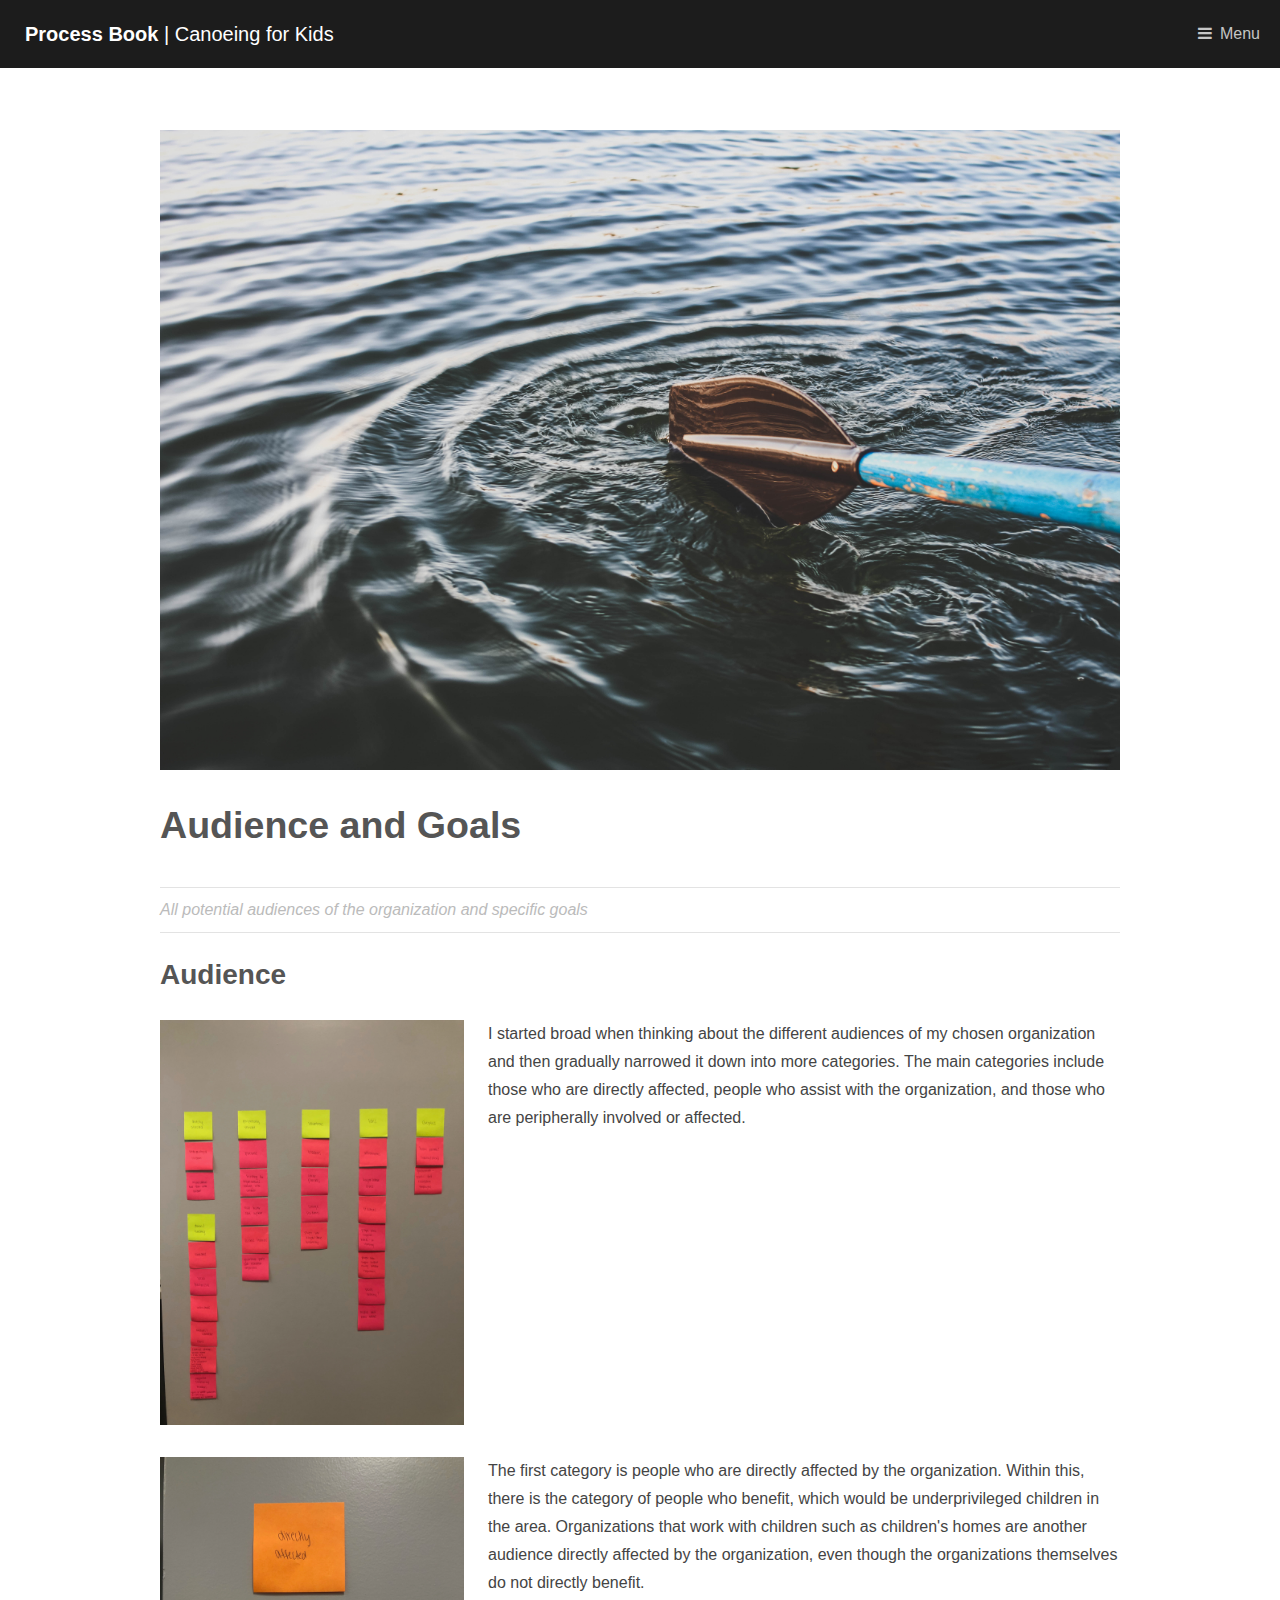
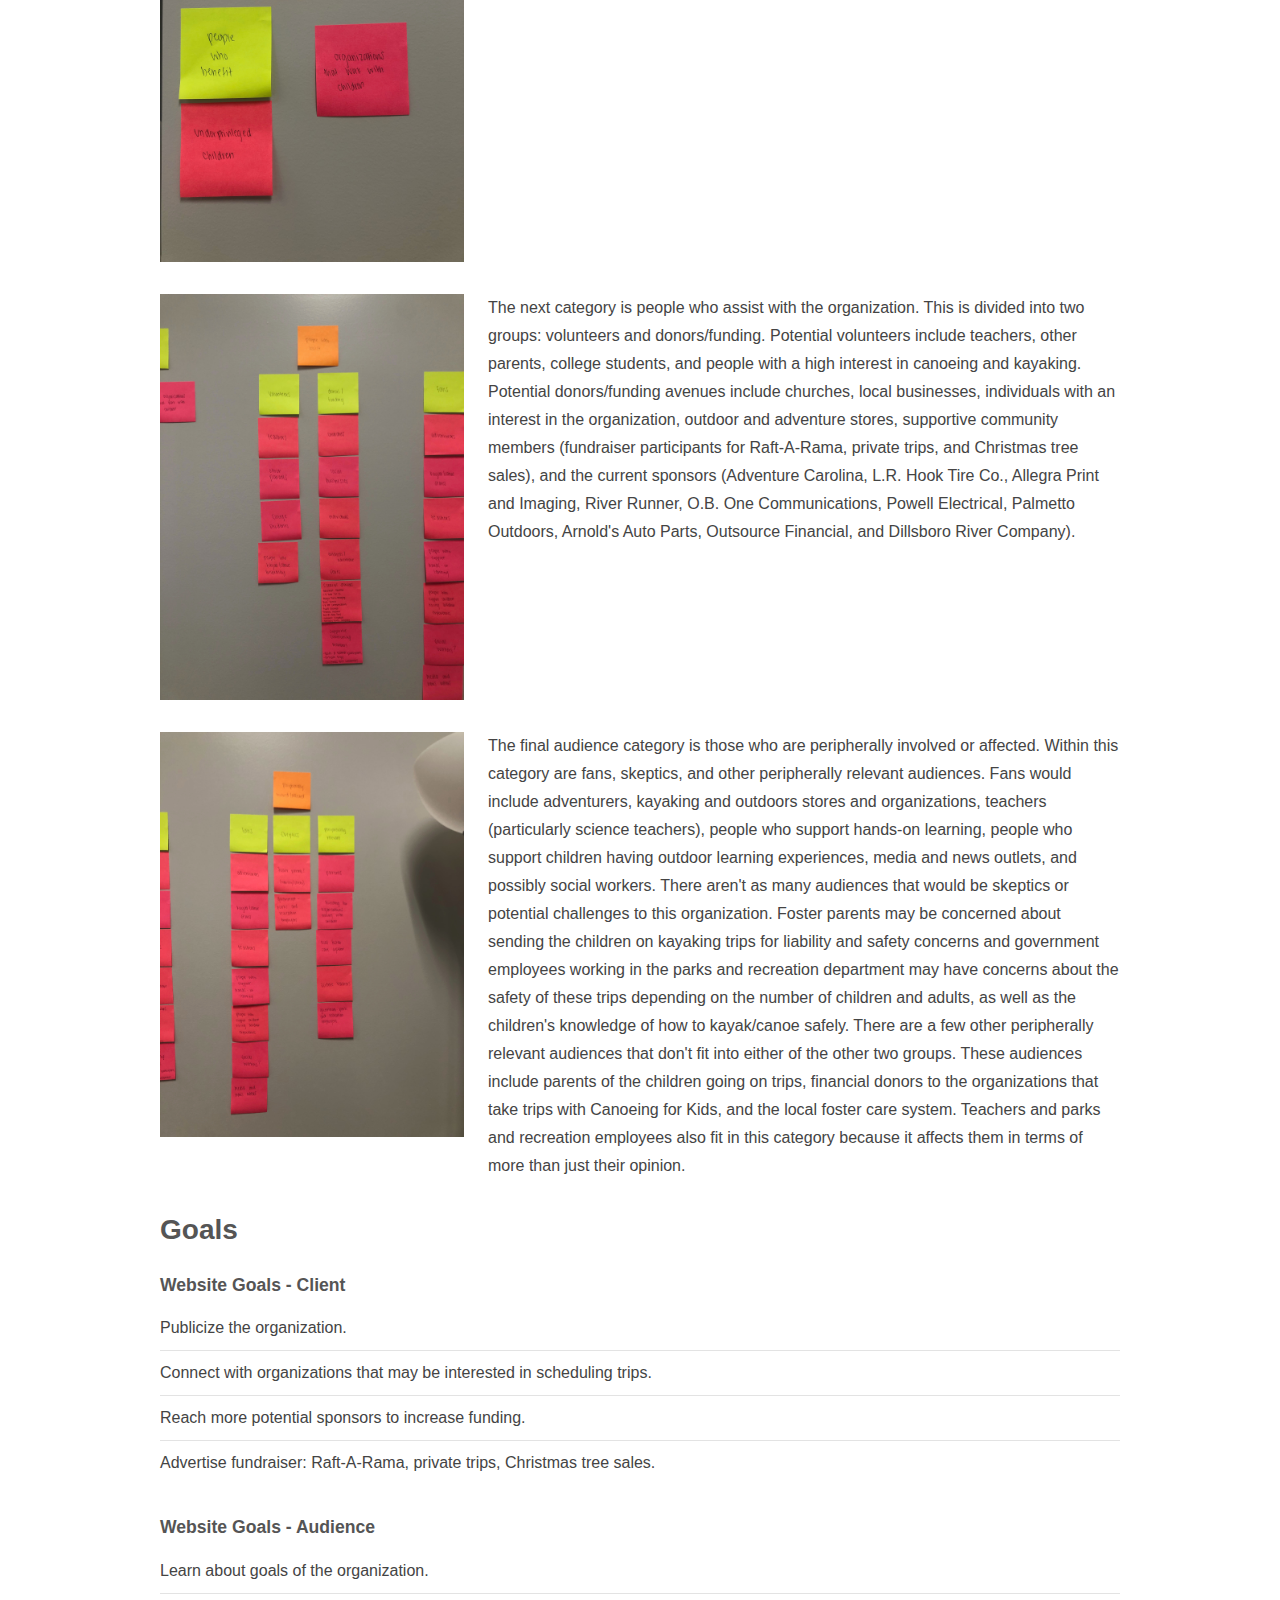
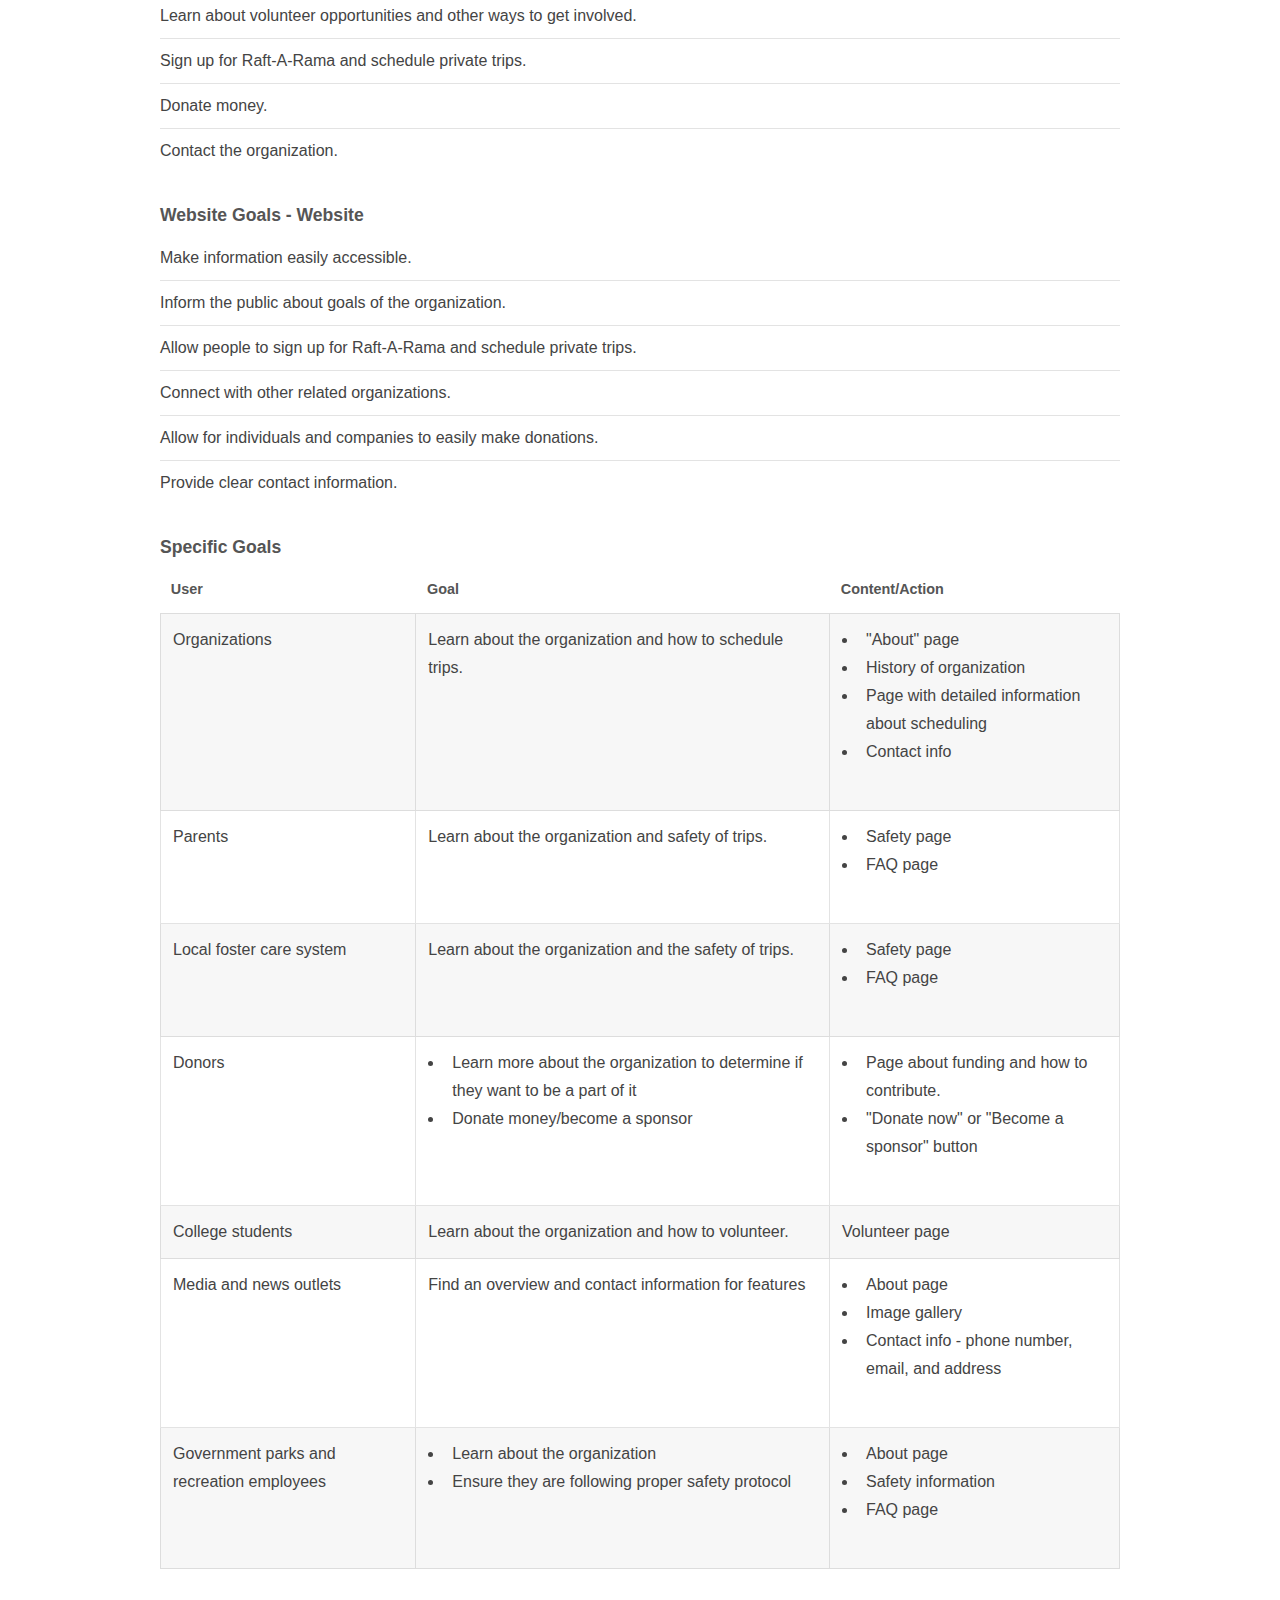
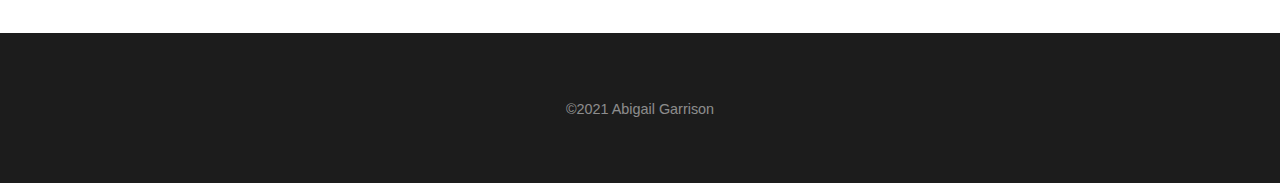
<file: audience-and-goals.html>
<!DOCTYPE HTML>
<html lang="en">
	<head>
		<title>Process Site Template Files</title>
		<meta charset="utf-8" />
		<meta name="viewport" content="width=device-width, initial-scale=1" />
		<link rel="stylesheet" href="assets/css/main.css" />
		<link rel="stylesheet" href="assets/css/custom.css" />
	</head>
	<body>

		<!-- Header -->
			<header id="header">
				<a href="index.html" class="logo"><strong>Process Book</strong> | Canoeing for Kids</a>
				<nav>
					<a href="#menu">Menu</a>
				</nav>
			</header>

		<!-- Nav -->
			<nav id="menu">
				<ul class="links">
					<li><a href="index.html">Home</a></li>
					<li><a href="design-challenge.html">Design Challenge</a></li>
					<li><a href="research.html">Research</a></li>
					<li><a href="audience-and-goals.html">Audience & Goals</a></li>
					<li><a href="solution.html">Solution</a></li>
					<li><a href="elements.html">Useful Elements</a></li>
				</ul>
			</nav>

		<!-- Main -->
			<section id="main">
				<div class="inner">
					<div class="image fit">
						<img src="images/cover6.jpg" alt="" />
					</div>
					<header>
						<h1>Audience and Goals</h1>
						<p class="info">All potential audiences of the organization and specific goals</p>
					</header>
					<h2>Audience</h2>
					<div class="row">
						<div class="4u"><span class="image fit"><img src="images/audience1.jpeg" alt="audience notes" /></span></div>
						<div class="8u$"><p>I started broad when thinking about the different audiences of my chosen organization and then gradually narrowed it down into more categories. The main categories include those who are directly affected, people who assist with the organization, and those who are peripherally involved or affected.</p></div>
						<div class="4u"><span class="image fit"><img src="images/audience2.jpeg" alt="audience notes" /></span></div>
						<div class="8u$"><p>The first category is people who are directly affected by the organization. Within this, there is the category of people who benefit, which would be underprivileged children in the area. Organizations that work with children such as children's homes are another audience directly affected by the organization, even though the organizations themselves do not directly benefit.</p></div>
						<div class="4u"><span class="image fit"><img src="images/audience3.jpeg" alt="audience notes" /></span></div>
						<div class="8u$"><p>The next category is people who assist with the organization. This is divided into two groups: volunteers and donors/funding. Potential volunteers include teachers, other parents, college students, and people with a high interest in canoeing and kayaking. Potential donors/funding avenues include churches, local businesses, individuals with an interest in the organization, outdoor and adventure stores, supportive community members (fundraiser participants for Raft-A-Rama, private trips, and Christmas tree sales), and the current sponsors (Adventure Carolina, L.R. Hook Tire Co., Allegra Print and Imaging, River Runner, O.B. One Communications, Powell Electrical, Palmetto Outdoors, Arnold's Auto Parts, Outsource Financial, and Dillsboro River Company).</p></div>
						<div class="4u"><span class="image fit"><img src="images/audience4.jpeg" alt="audience notes" /></span></div>
						<div class="8u$"><p>The final audience category is those who are peripherally involved or affected. Within this category are fans, skeptics, and other peripherally relevant audiences. Fans would include adventurers, kayaking and outdoors stores and organizations, teachers (particularly science teachers), people who support hands-on learning, people who support children having outdoor learning experiences, media and news outlets, and possibly social workers. There aren't as many audiences that would be skeptics or potential challenges to this organization. Foster parents may be concerned about sending the children on kayaking trips for liability and safety concerns and government employees working in the parks and recreation department may have concerns about the safety of these trips depending on the number of children and adults, as well as the children's knowledge of how to kayak/canoe safely. There are a few other peripherally relevant audiences that don't fit into either of the other two groups. These audiences include parents of the children going on trips, financial donors to the organizations that take trips with Canoeing for Kids, and the local foster care system. Teachers and parks and recreation employees also fit in this category because it affects them in terms of more than just their opinion.</p></div>
					</div>
					<h2>Goals</h2>
					<h4>Website Goals - Client</h4>
						<ul class="alt">
							<li>Publicize the organization.</li>
							<li>Connect with organizations that may be interested in scheduling trips.</li>
							<li>Reach more potential sponsors to increase funding.</li>
							<li>Advertise fundraiser: Raft-A-Rama, private trips, Christmas tree sales.</li>
						</ul>
					<h4>Website Goals - Audience</h4>
						<ul class="alt">
							<li>Learn about goals of the organization.</li>
							<li>Learn about volunteer opportunities and other ways to get involved.</li>
							<li>Sign up for Raft-A-Rama and schedule private trips.</li>
							<li>Donate money.</li>
							<li>Contact the organization.</li>
						</ul>
					<h4>Website Goals - Website</h4>
						<ul class="alt">
							<li>Make information easily accessible.</li>
							<li>Inform the public about goals of the organization.</li>
							<li>Allow people to sign up for Raft-A-Rama and schedule private trips.</li>
							<li>Connect with other related organizations.</li>
							<li>Allow for individuals and companies to easily make donations.</li>
							<li>Provide clear contact information.</li>
						</ul>
					<h4>Specific Goals</h4>
							<div class="table-wrapper">
								<table class="alt">
									<thead>
										<tr>
											<th>User</th>
											<th>Goal</th>
											<th>Content/Action</th>
										</tr>
									</thead>
									<tbody>
										<tr>
											<td>Organizations</td>
											<td>Learn about the organization and how to schedule trips.</td>
											<td>
												<ul>
													<li>"About" page</li>
													<li>History of organization</li>
													<li>Page with detailed information about scheduling</li>
													<li>Contact info</li>
												</ul>
											</td>
										</tr>
										<tr>
											<td>Parents</td>
											<td>Learn about the organization and safety of trips.</td>
											<td>
												<ul>
													<li>Safety page</li>
													<li>FAQ page</li>
												</ul>
											</td>
										</tr>
										<tr>
											<td>Local foster care system</td>
											<td>Learn about the organization and the safety of trips.</td>
											<td>
												<ul>
													<li>Safety page</li>
													<li>FAQ page</li>
												</ul>
											</td>
										</tr>
										<tr>
											<td>Donors</td>
											<td>
												<ul>
													<li>Learn more about the organization to determine if they want to be a part of it</li>
													<li>Donate money/become a sponsor</li>
												</ul>
											</td>
											<td>
												<ul>
													<li>Page about funding and how to contribute.</li>
													<li>"Donate now" or "Become a sponsor" button</li>
												</ul>
											</td>
										</tr>
										<tr>
											<td>College students</td>
											<td>Learn about the organization and how to volunteer.</td>
											<td>Volunteer page</td>
										</tr>
										<tr>
											<td>Media and news outlets</td>
											<td>Find an overview and contact information for features</td>
											<td>
												<ul>
													<li>About page</li>
													<li>Image gallery</li>
													<li>Contact info - phone number, email, and address</li>
												</ul>
											</td>
										</tr>
										<tr>
											<td>Government parks and recreation employees</td>
											<td>
												<ul>
													<li>Learn about the organization</li>
													<li>Ensure they are following proper safety protocol</li>
												</ul>
											</td>
											<td>
												<ul>
													<li>About page</li>
													<li>Safety information</li>
													<li>FAQ page</li>
												</ul>
											</td>
										</tr>
									</tbody>
								</table>
							</div>
				</div>
			</section>
			
			

		<!-- Footer -->
			<footer id="footer">
				<div class="copyright">
					&copy;2021 Abigail Garrison
				</div>
			</footer>

		<!-- Scripts -->
			<script src="assets/js/jquery.min.js"></script>
			<script src="assets/js/jquery.scrolly.min.js"></script>
			<script src="assets/js/skel.min.js"></script>
			<script src="assets/js/util.js"></script>
			<script src="assets/js/main.js"></script>

	</body>
</html>
</file>
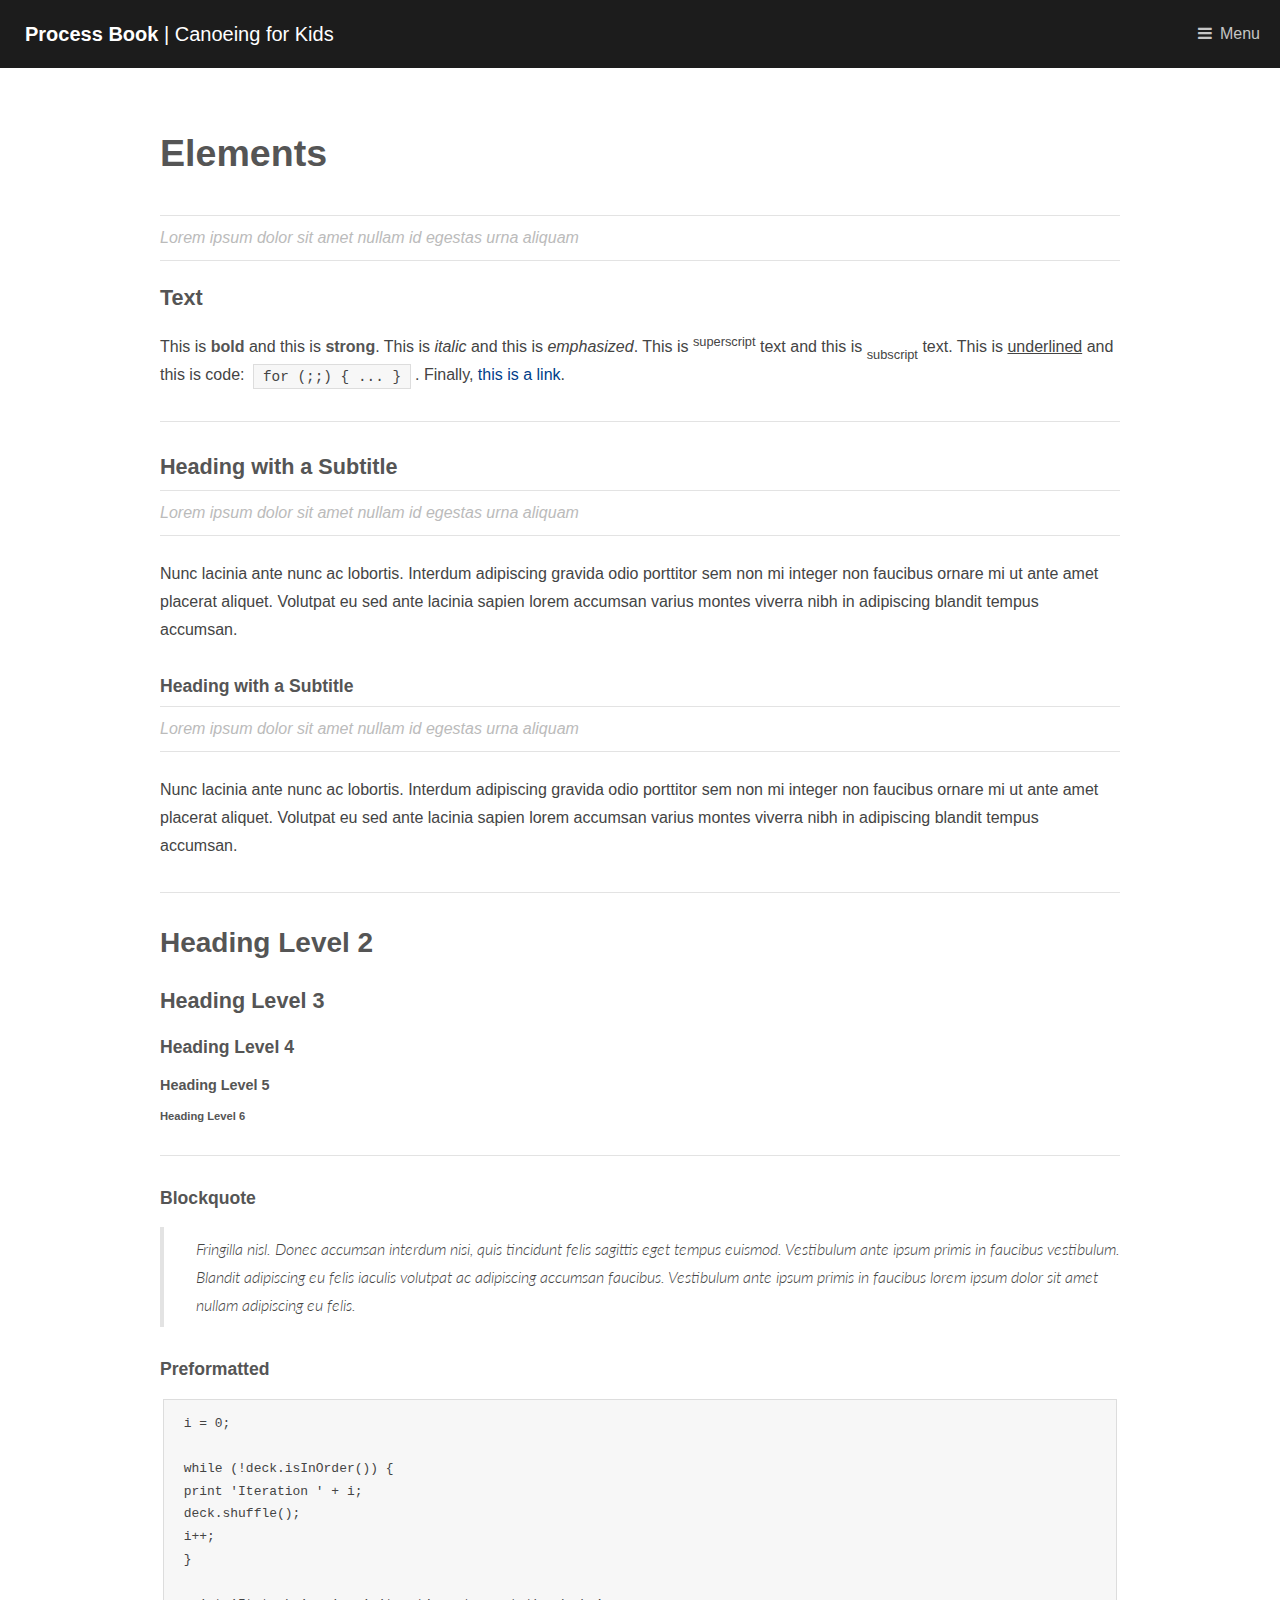
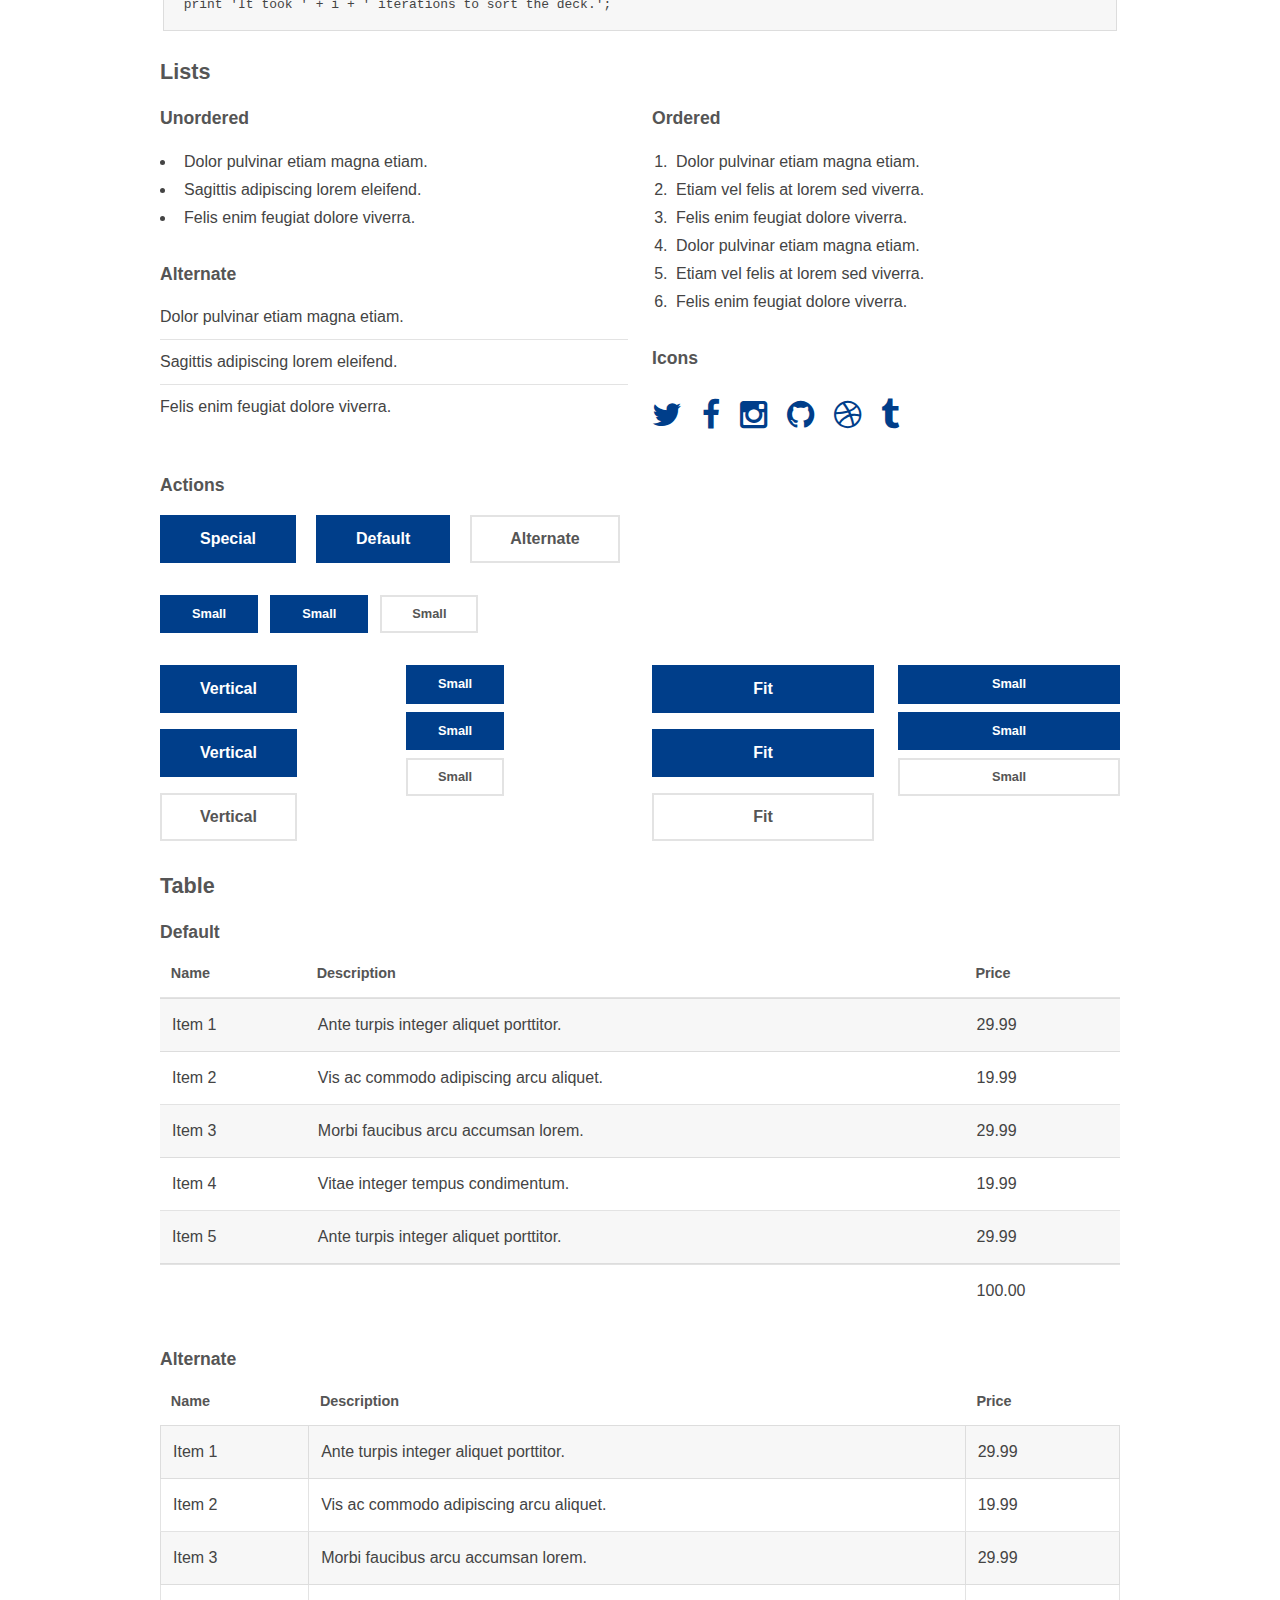
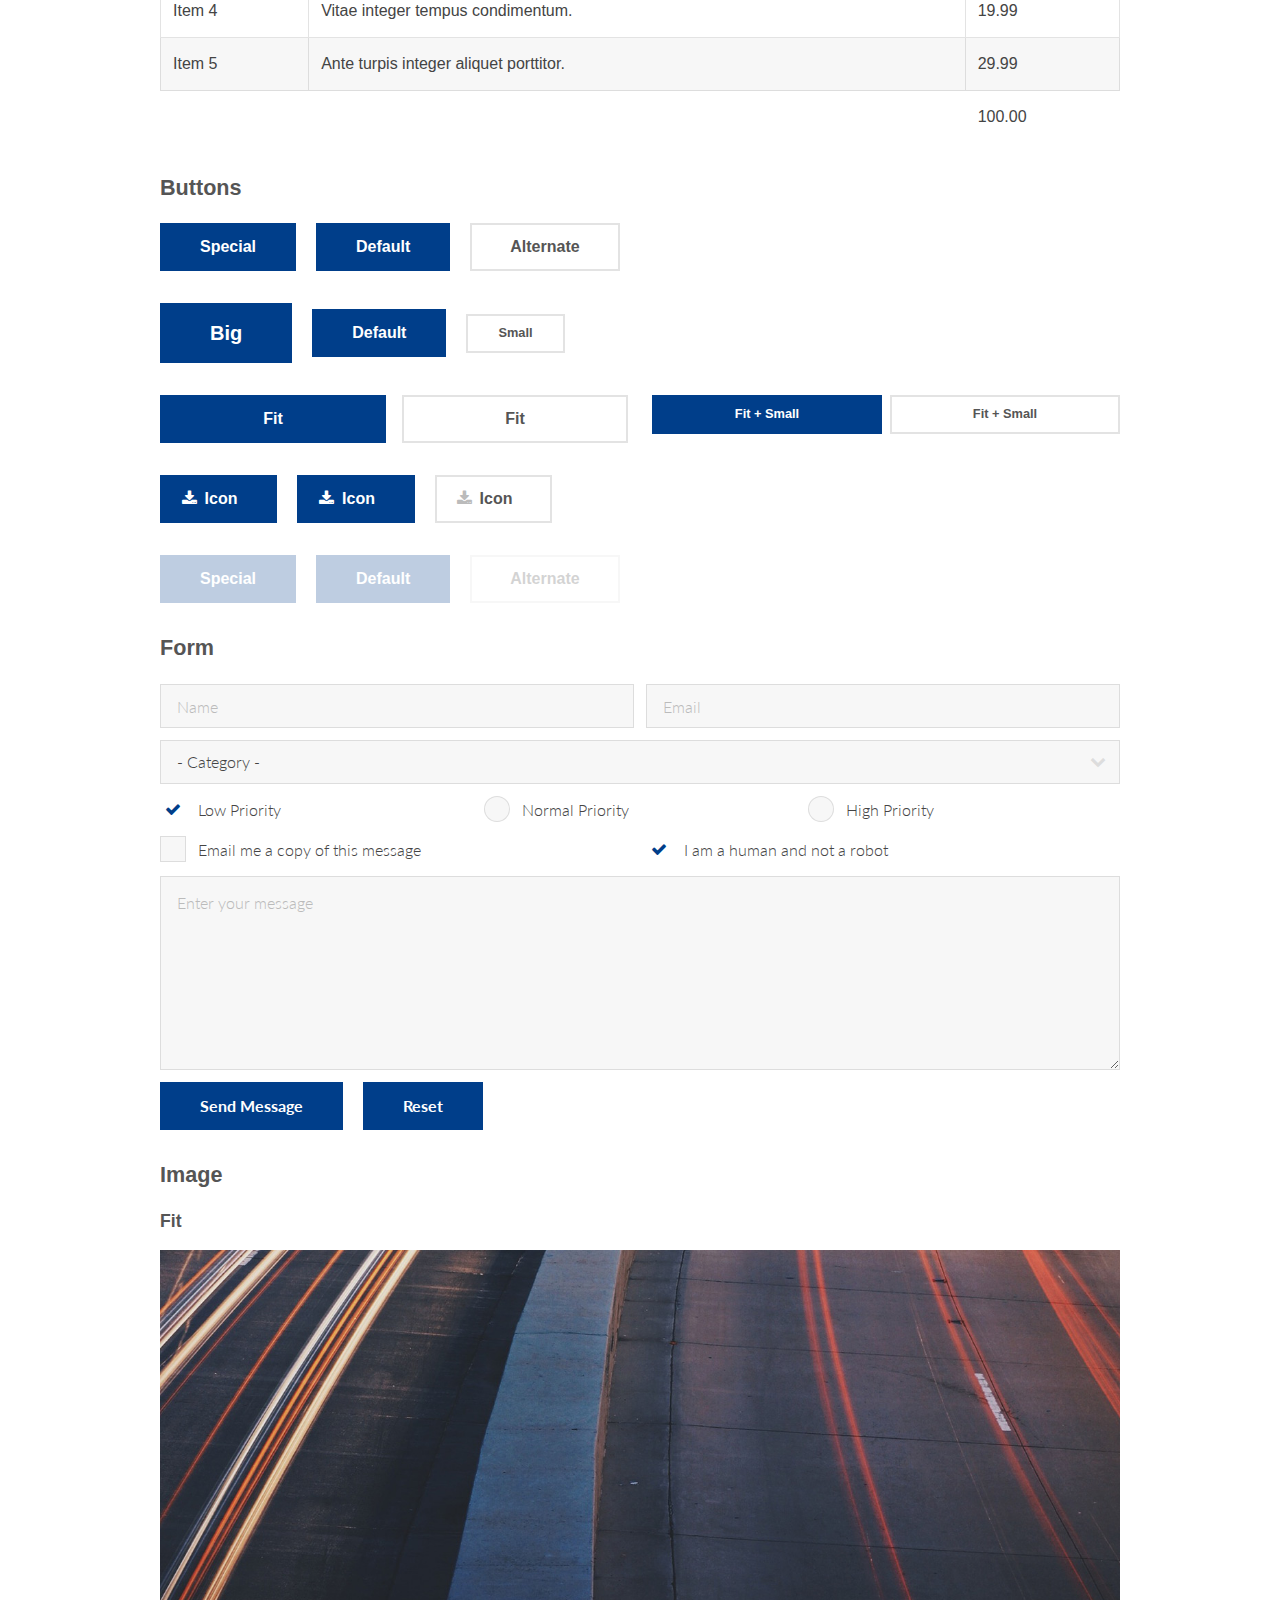
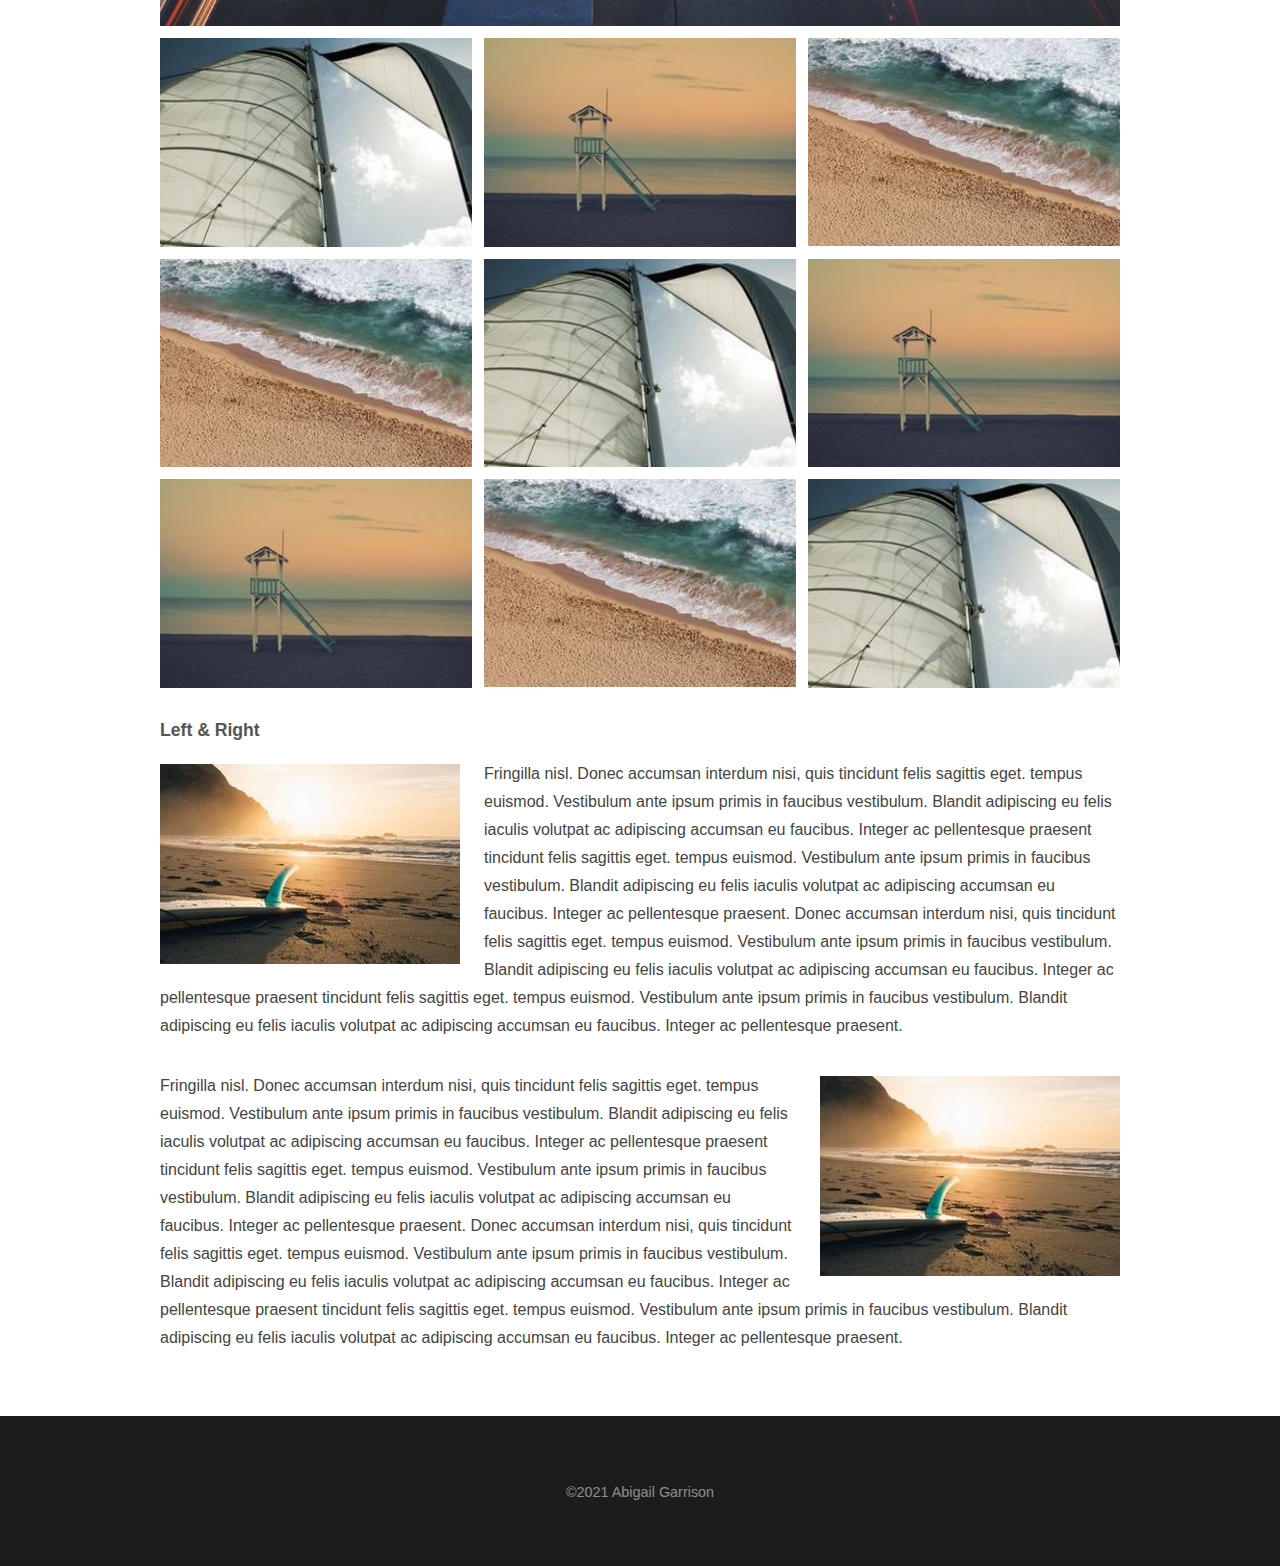
<file: elements.html>
<!DOCTYPE HTML>
<html lang="en">
	<head>
		<title>Process Site Template Files</title>
		<meta charset="utf-8" />
		<meta name="viewport" content="width=device-width, initial-scale=1" />
		<link rel="stylesheet" href="assets/css/main.css" />
		<link rel="stylesheet" href="assets/css/custom.css" />
	</head>
	<body>

		<!-- Header -->
			<header id="header">
				<a href="index.html" class="logo"><strong>Process Book</strong> | Canoeing for Kids</a>
				<nav>
					<a href="#menu">Menu</a>
				</nav>
			</header>

		<!-- Nav -->
			<nav id="menu">
				<ul class="links">
					<li><a href="index.html">Home</a></li>
					<li><a href="design-challenge.html">Design Challenge</a></li>
					<li><a href="research.html">Research</a></li>
					<li><a href="audience-and-goals.html">Audience & Goals</a></li>
					<li><a href="solution.html">Solution</a></li>
					<li><a href="elements.html">Elements</a></li>
				</ul>
			</nav>

		<!-- Main -->
			<section id="main">
				<div class="inner">
					<header class="major special">
						<h1>Elements</h1>
						<p>Lorem ipsum dolor sit amet nullam id egestas urna aliquam</p>
					</header>

					<!-- Text -->
						<section>
							<h3>Text</h3>
							<p>This is <b>bold</b> and this is <strong>strong</strong>. This is <i>italic</i> and this is <em>emphasized</em>.
							This is <sup>superscript</sup> text and this is <sub>subscript</sub> text.
							This is <u>underlined</u> and this is code: <code>for (;;) { ... }</code>. Finally, <a href="#">this is a link</a>.</p>

							<hr />

							<header>
								<h3>Heading with a Subtitle</h3>
								<p>Lorem ipsum dolor sit amet nullam id egestas urna aliquam</p>
							</header>
							<p>Nunc lacinia ante nunc ac lobortis. Interdum adipiscing gravida odio porttitor sem non mi integer non faucibus ornare mi ut ante amet placerat aliquet. Volutpat eu sed ante lacinia sapien lorem accumsan varius montes viverra nibh in adipiscing blandit tempus accumsan.</p>
							<header>
								<h4>Heading with a Subtitle</h4>
								<p>Lorem ipsum dolor sit amet nullam id egestas urna aliquam</p>
							</header>
							<p>Nunc lacinia ante nunc ac lobortis. Interdum adipiscing gravida odio porttitor sem non mi integer non faucibus ornare mi ut ante amet placerat aliquet. Volutpat eu sed ante lacinia sapien lorem accumsan varius montes viverra nibh in adipiscing blandit tempus accumsan.</p>

							<hr />

							<h2>Heading Level 2</h2>
							<h3>Heading Level 3</h3>
							<h4>Heading Level 4</h4>
							<h5>Heading Level 5</h5>
							<h6>Heading Level 6</h6>

							<hr />

							<h4>Blockquote</h4>
							<blockquote>Fringilla nisl. Donec accumsan interdum nisi, quis tincidunt felis sagittis eget tempus euismod. Vestibulum ante ipsum primis in faucibus vestibulum. Blandit adipiscing eu felis iaculis volutpat ac adipiscing accumsan faucibus. Vestibulum ante ipsum primis in faucibus lorem ipsum dolor sit amet nullam adipiscing eu felis.</blockquote>

							<h4>Preformatted</h4>
							<pre><code>i = 0;

while (!deck.isInOrder()) {
print 'Iteration ' + i;
deck.shuffle();
i++;
}

print 'It took ' + i + ' iterations to sort the deck.';</code></pre>
						</section>

					<!-- Lists -->
						<section>
							<h3>Lists</h3>
							<div class="row">
								<div class="6u 12u$(xsmall)">

									<h4>Unordered</h4>
									<ul>
										<li>Dolor pulvinar etiam magna etiam.</li>
										<li>Sagittis adipiscing lorem eleifend.</li>
										<li>Felis enim feugiat dolore viverra.</li>
									</ul>

									<h4>Alternate</h4>
									<ul class="alt">
										<li>Dolor pulvinar etiam magna etiam.</li>
										<li>Sagittis adipiscing lorem eleifend.</li>
										<li>Felis enim feugiat dolore viverra.</li>
									</ul>

								</div>
								<div class="6u$ 12u$(xsmall)">

									<h4>Ordered</h4>
									<ol>
										<li>Dolor pulvinar etiam magna etiam.</li>
										<li>Etiam vel felis at lorem sed viverra.</li>
										<li>Felis enim feugiat dolore viverra.</li>
										<li>Dolor pulvinar etiam magna etiam.</li>
										<li>Etiam vel felis at lorem sed viverra.</li>
										<li>Felis enim feugiat dolore viverra.</li>
									</ol>

									<h4>Icons</h4>
									<ul class="icons">
										<li><a href="#" class="icon fa-twitter"><span class="label">Twitter</span></a></li>
										<li><a href="#" class="icon fa-facebook"><span class="label">Facebook</span></a></li>
										<li><a href="#" class="icon fa-instagram"><span class="label">Instagram</span></a></li>
										<li><a href="#" class="icon fa-github"><span class="label">Github</span></a></li>
										<li><a href="#" class="icon fa-dribbble"><span class="label">Dribbble</span></a></li>
										<li><a href="#" class="icon fa-tumblr"><span class="label">Tumblr</span></a></li>
									</ul>

								</div>
							</div>

							<h4>Actions</h4>
							<ul class="actions">
								<li><a href="#" class="button special">Special</a></li>
								<li><a href="#" class="button">Default</a></li>
								<li><a href="#" class="button alt">Alternate</a></li>
							</ul>
							<ul class="actions small">
								<li><a href="#" class="button special small">Small</a></li>
								<li><a href="#" class="button small">Small</a></li>
								<li><a href="#" class="button alt small">Small</a></li>
							</ul>
							<div class="row">
								<div class="3u 6u(small) 12u$(xsmall)">
									<ul class="actions vertical">
										<li><a href="#" class="button special">Vertical</a></li>
										<li><a href="#" class="button">Vertical</a></li>
										<li><a href="#" class="button alt">Vertical</a></li>
									</ul>
								</div>
								<div class="3u 6u$(small) 12u$(xsmall)">
									<ul class="actions vertical small">
										<li><a href="#" class="button special small">Small</a></li>
										<li><a href="#" class="button small">Small</a></li>
										<li><a href="#" class="button alt small">Small</a></li>
									</ul>
								</div>
								<div class="3u 6u(small) 12u$(xsmall)">
									<ul class="actions vertical">
										<li><a href="#" class="button special fit">Fit</a></li>
										<li><a href="#" class="button fit">Fit</a></li>
										<li><a href="#" class="button alt fit">Fit</a></li>
									</ul>
								</div>
								<div class="3u$ 6u$(small) 12u$(xsmall)">
									<ul class="actions vertical small">
										<li><a href="#" class="button special small fit">Small</a></li>
										<li><a href="#" class="button small fit">Small</a></li>
										<li><a href="#" class="button alt small fit">Small</a></li>
									</ul>
								</div>
							</div>
						</section>

					<!-- Table -->
						<section>
							<h3>Table</h3>
							<h4>Default</h4>
							<div class="table-wrapper">
								<table>
									<thead>
										<tr>
											<th>Name</th>
											<th>Description</th>
											<th>Price</th>
										</tr>
									</thead>
									<tbody>
										<tr>
											<td>Item 1</td>
											<td>Ante turpis integer aliquet porttitor.</td>
											<td>29.99</td>
										</tr>
										<tr>
											<td>Item 2</td>
											<td>Vis ac commodo adipiscing arcu aliquet.</td>
											<td>19.99</td>
										</tr>
										<tr>
											<td>Item 3</td>
											<td> Morbi faucibus arcu accumsan lorem.</td>
											<td>29.99</td>
										</tr>
										<tr>
											<td>Item 4</td>
											<td>Vitae integer tempus condimentum.</td>
											<td>19.99</td>
										</tr>
										<tr>
											<td>Item 5</td>
											<td>Ante turpis integer aliquet porttitor.</td>
											<td>29.99</td>
										</tr>
									</tbody>
									<tfoot>
										<tr>
											<td colspan="2"></td>
											<td>100.00</td>
										</tr>
									</tfoot>
								</table>
							</div>
							<h4>Alternate</h4>
							<div class="table-wrapper">
								<table class="alt">
									<thead>
										<tr>
											<th>Name</th>
											<th>Description</th>
											<th>Price</th>
										</tr>
									</thead>
									<tbody>
										<tr>
											<td>Item 1</td>
											<td>Ante turpis integer aliquet porttitor.</td>
											<td>29.99</td>
										</tr>
										<tr>
											<td>Item 2</td>
											<td>Vis ac commodo adipiscing arcu aliquet.</td>
											<td>19.99</td>
										</tr>
										<tr>
											<td>Item 3</td>
											<td> Morbi faucibus arcu accumsan lorem.</td>
											<td>29.99</td>
										</tr>
										<tr>
											<td>Item 4</td>
											<td>Vitae integer tempus condimentum.</td>
											<td>19.99</td>
										</tr>
										<tr>
											<td>Item 5</td>
											<td>Ante turpis integer aliquet porttitor.</td>
											<td>29.99</td>
										</tr>
									</tbody>
									<tfoot>
										<tr>
											<td colspan="2"></td>
											<td>100.00</td>
										</tr>
									</tfoot>
								</table>
							</div>
						</section>

					<!-- Buttons -->
						<section>
							<h3>Buttons</h3>
							<ul class="actions">
								<li><a href="#" class="button special">Special</a></li>
								<li><a href="#" class="button">Default</a></li>
								<li><a href="#" class="button alt">Alternate</a></li>
							</ul>
							<ul class="actions">
								<li><a href="#" class="button special big">Big</a></li>
								<li><a href="#" class="button">Default</a></li>
								<li><a href="#" class="button alt small">Small</a></li>
							</ul>
							<div class="row">
								<div class="6u 12u$(xsmall)">
									<ul class="actions fit">
										<li><a href="#" class="button fit">Fit</a></li>
										<li><a href="#" class="button alt fit">Fit</a></li>
									</ul>
								</div>
								<div class="6u$ 12u$(xsmall)">
									<ul class="actions fit small">
										<li><a href="#" class="button fit small">Fit + Small</a></li>
										<li><a href="#" class="button alt fit small">Fit + Small</a></li>
									</ul>
								</div>
							</div>
							<ul class="actions">
								<li><a href="#" class="button special icon fa-download">Icon</a></li>
								<li><a href="#" class="button icon fa-download">Icon</a></li>
								<li><a href="#" class="button alt icon fa-download">Icon</a></li>
							</ul>
							<ul class="actions">
								<li><span class="button special disabled">Special</span></li>
								<li><span class="button disabled">Default</span></li>
								<li><span class="button alt disabled">Alternate</span></li>
							</ul>
						</section>

					<!-- Form -->
						<section>
							<h3>Form</h3>
							<form method="post" action="#">
								<div class="row uniform 50%">
									<div class="6u 12u$(xsmall)">
										<input type="text" name="name" id="name" value="" placeholder="Name" />
									</div>
									<div class="6u$ 12u$(xsmall)">
										<input type="email" name="email" id="email" value="" placeholder="Email" />
									</div>
									<div class="12u$">
										<div class="select-wrapper">
											<select name="category" id="category">
												<option value="">- Category -</option>
												<option value="1">Manufacturing</option>
												<option value="1">Shipping</option>
												<option value="1">Administration</option>
												<option value="1">Human Resources</option>
											</select>
										</div>
									</div>
									<div class="4u 12u$(xsmall)">
										<input type="radio" id="priority-low" name="priority" checked>
										<label for="priority-low">Low Priority</label>
									</div>
									<div class="4u 12u$(xsmall)">
										<input type="radio" id="priority-normal" name="priority">
										<label for="priority-normal">Normal Priority</label>
									</div>
									<div class="4u$ 12u$(xsmall)">
										<input type="radio" id="priority-high" name="priority">
										<label for="priority-high">High Priority</label>
									</div>
									<div class="6u 12u$(small)">
										<input type="checkbox" id="copy" name="copy">
										<label for="copy">Email me a copy of this message</label>
									</div>
									<div class="6u$ 12u$(small)">
										<input type="checkbox" id="human" name="human" checked>
										<label for="human">I am a human and not a robot</label>
									</div>
									<div class="12u$">
										<textarea name="message" id="message" placeholder="Enter your message" rows="6"></textarea>
									</div>
									<div class="12u$">
										<ul class="actions">
											<li><input type="submit" value="Send Message" class="special" /></li>
											<li><input type="reset" value="Reset" /></li>
										</ul>
									</div>
								</div>
							</form>
						</section>

					<!-- Image -->
						<section>
							<h3>Image</h3>
							<h4>Fit</h4>
							<div class="box alt">
								<div class="row 50% uniform">
									<div class="12u$"><span class="image fit"><img src="images/pic11.jpg" alt="" /></span></div>
									<div class="4u"><span class="image fit"><img src="images/pic03.jpg" alt="" /></span></div>
									<div class="4u"><span class="image fit"><img src="images/pic04.jpg" alt="" /></span></div>
									<div class="4u$"><span class="image fit"><img src="images/pic05.jpg" alt="" /></span></div>
									<div class="4u"><span class="image fit"><img src="images/pic05.jpg" alt="" /></span></div>
									<div class="4u"><span class="image fit"><img src="images/pic03.jpg" alt="" /></span></div>
									<div class="4u$"><span class="image fit"><img src="images/pic04.jpg" alt="" /></span></div>
									<div class="4u"><span class="image fit"><img src="images/pic04.jpg" alt="" /></span></div>
									<div class="4u"><span class="image fit"><img src="images/pic05.jpg" alt="" /></span></div>
									<div class="4u$"><span class="image fit"><img src="images/pic03.jpg" alt="" /></span></div>
								</div>
							</div>

							<h4>Left &amp; Right</h4>
							<p><span class="image left"><img src="images/pic06.jpg" alt="" /></span>Fringilla nisl. Donec accumsan interdum nisi, quis tincidunt felis sagittis eget. tempus euismod. Vestibulum ante ipsum primis in faucibus vestibulum. Blandit adipiscing eu felis iaculis volutpat ac adipiscing accumsan eu faucibus. Integer ac pellentesque praesent tincidunt felis sagittis eget. tempus euismod. Vestibulum ante ipsum primis in faucibus vestibulum. Blandit adipiscing eu felis iaculis volutpat ac adipiscing accumsan eu faucibus. Integer ac pellentesque praesent. Donec accumsan interdum nisi, quis tincidunt felis sagittis eget. tempus euismod. Vestibulum ante ipsum primis in faucibus vestibulum. Blandit adipiscing eu felis iaculis volutpat ac adipiscing accumsan eu faucibus. Integer ac pellentesque praesent tincidunt felis sagittis eget. tempus euismod. Vestibulum ante ipsum primis in faucibus vestibulum. Blandit adipiscing eu felis iaculis volutpat ac adipiscing accumsan eu faucibus. Integer ac pellentesque praesent.</p>
							<p><span class="image right"><img src="images/pic06.jpg" alt="" /></span>Fringilla nisl. Donec accumsan interdum nisi, quis tincidunt felis sagittis eget. tempus euismod. Vestibulum ante ipsum primis in faucibus vestibulum. Blandit adipiscing eu felis iaculis volutpat ac adipiscing accumsan eu faucibus. Integer ac pellentesque praesent tincidunt felis sagittis eget. tempus euismod. Vestibulum ante ipsum primis in faucibus vestibulum. Blandit adipiscing eu felis iaculis volutpat ac adipiscing accumsan eu faucibus. Integer ac pellentesque praesent. Donec accumsan interdum nisi, quis tincidunt felis sagittis eget. tempus euismod. Vestibulum ante ipsum primis in faucibus vestibulum. Blandit adipiscing eu felis iaculis volutpat ac adipiscing accumsan eu faucibus. Integer ac pellentesque praesent tincidunt felis sagittis eget. tempus euismod. Vestibulum ante ipsum primis in faucibus vestibulum. Blandit adipiscing eu felis iaculis volutpat ac adipiscing accumsan eu faucibus. Integer ac pellentesque praesent.</p>
						</section>

				</div>
			</section>

		<!-- Footer -->
		<footer id="footer">
			<div class="copyright">
				&copy;2021 Abigail Garrison
			</div>
		</footer>

		<!-- Scripts -->
			<script src="assets/js/jquery.min.js"></script>
			<script src="assets/js/jquery.scrolly.min.js"></script>
			<script src="assets/js/skel.min.js"></script>
			<script src="assets/js/util.js"></script>
			<script src="assets/js/main.js"></script>

	</body>
</html>
</file>
<file: assets/css/custom.css>
/*********************************************
 Main home banner customizations
 *********************************************/


/* If you want to add a background image to the home page banner instead of using a solid color.
Just un comment the #banner rule below. */
/* #banner {
  background-image: url(../../images/pic01.jpg);
  background-size: cover;
  color: rgba(255, 255, 255, 0.75);
  text-shadow: 1px 1px 15px #333;
  text-align: center;
  cursor: default;
  padding: 10em 4em 9em 4em;
} */



/* If you want to change the banner button color. The following two css rules use a class called "redbtn".
You can call the class whatever you want, but in order for it to work, it needs to be
added to the button in the index html file as well.*/
#banner .button.redbtn {
  background-color: rgba(188, 46, 26, 1);
  box-shadow: none;
}

#banner .button.redbtn:hover {
  background-color: rgba(188, 46, 26, .8);
}



/*********************************************
 Write your css customizations below
 *********************************************/


 
 #banner {
   background-color: #ff8857;
 }

 .post .content {
   text-align: left;
 }

 h1, h2, h3, h4, h5, h6, p, li, td, th, title, header, nav {
  font-family: 'Poppins', sans-serif;
 }


.copyright {
  font-family: 'Poppins', sans-serif;
}

title, header, nav {
  font-family: 'Poppins', sans-serif;
}
</file>
<file: assets/css/main.css>
@charset "UTF-8";
@import url(font-awesome.min.css);

/* If you want to change the typefaces being used. The first thing to do is change the font link below.
Then, you have to go through the css file to rename the fonts. The easist way is to find the rules in here
or by using the web inspector in the browser. Then, rewrite the css rules in the "custom.css" file. They will
take precedence the ones in this file. */
@import url("https://fonts.googleapis.com/css?family=Lato:300,700,300italic,700italic");

/* Reset */

	html, body, div, span, applet, object, iframe, h1, h2, h3, h4, h5, h6, p, blockquote, pre, a, abbr, acronym, address, big, cite, code, del, dfn, em, img, ins, kbd, q, s, samp, small, strike, strong, sub, sup, tt, var, b, u, i, center, dl, dt, dd, ol, ul, li, fieldset, form, label, legend, table, caption, tbody, tfoot, thead, tr, th, td, article, aside, canvas, details, embed, figure, figcaption, footer, header, hgroup, menu, nav, output, ruby, section, summary, time, mark, audio, video {
		margin: 0;
		padding: 0;
		border: 0;
		font-size: 100%;
		font: inherit;
		vertical-align: baseline;
	}

	article, aside, details, figcaption, figure, footer, header, hgroup, menu, nav, section {
		display: block;
	}

	body {
		line-height: 1;
	}

	ol, ul {
		list-style: none;
	}

	blockquote, q {
		quotes: none;
	}

	blockquote:before, blockquote:after, q:before, q:after {
		content: '';
		content: none;
	}

	table {
		border-collapse: collapse;
		border-spacing: 0;
	}

	body {
		-webkit-text-size-adjust: none;
	}

/* Box Model */

	*, *:before, *:after {
		-moz-box-sizing: border-box;
		-webkit-box-sizing: border-box;
		box-sizing: border-box;
	}

/* Containers */

	.container {
		margin-left: auto;
		margin-right: auto;
	}

	.container.\31 25\25 {
		width: 100%;
		max-width: 100em;
		min-width: 80em;
	}

	.container.\37 5\25 {
		width: 60em;
	}

	.container.\35 0\25 {
		width: 40em;
	}

	.container.\32 5\25 {
		width: 20em;
	}

	.container {
		width: 80em;
	}

	@media screen and (max-width: 1680px) {

		.container.\31 25\25 {
			width: 100%;
			max-width: 100em;
			min-width: 80em;
		}

		.container.\37 5\25 {
			width: 60em;
		}

		.container.\35 0\25 {
			width: 40em;
		}

		.container.\32 5\25 {
			width: 20em;
		}

		.container {
			width: 80em;
		}

	}

	@media screen and (max-width: 1280px) {

		.container.\31 25\25 {
			width: 100%;
			max-width: 81.25em;
			min-width: 65em;
		}

		.container.\37 5\25 {
			width: 48.75em;
		}

		.container.\35 0\25 {
			width: 32.5em;
		}

		.container.\32 5\25 {
			width: 16.25em;
		}

		.container {
			width: 65em;
		}

	}

	@media screen and (max-width: 980px) {

		.container.\31 25\25 {
			width: 100%;
			max-width: 112.5%;
			min-width: 90%;
		}

		.container.\37 5\25 {
			width: 67.5%;
		}

		.container.\35 0\25 {
			width: 45%;
		}

		.container.\32 5\25 {
			width: 22.5%;
		}

		.container {
			width: 90%;
		}

	}

	@media screen and (max-width: 736px) {

		.container.\31 25\25 {
			width: 100%;
			max-width: 112.5%;
			min-width: 90%;
		}

		.container.\37 5\25 {
			width: 67.5%;
		}

		.container.\35 0\25 {
			width: 45%;
		}

		.container.\32 5\25 {
			width: 22.5%;
		}

		.container {
			width: 90% !important;
		}

	}

	@media screen and (max-width: 480px) {

		.container.\31 25\25 {
			width: 100%;
			max-width: 112.5%;
			min-width: 90%;
		}

		.container.\37 5\25 {
			width: 67.5%;
		}

		.container.\35 0\25 {
			width: 45%;
		}

		.container.\32 5\25 {
			width: 22.5%;
		}

		.container {
			width: 90% !important;
		}

	}

/* Grid */

	.row {
		border-bottom: solid 1px transparent;
		-moz-box-sizing: border-box;
		-webkit-box-sizing: border-box;
		box-sizing: border-box;
	}

	.row > * {
		float: left;
		-moz-box-sizing: border-box;
		-webkit-box-sizing: border-box;
		box-sizing: border-box;
	}

	.row:after, .row:before {
		content: '';
		display: block;
		clear: both;
		height: 0;
	}

	.row.uniform > * > :first-child {
		margin-top: 0;
	}

	.row.uniform > * > :last-child {
		margin-bottom: 0;
	}

	.row.\30 \25 > * {
		padding: 0 0 0 0em;
	}

	.row.\30 \25 {
		margin: 0 0 -1px 0em;
	}

	.row.uniform.\30 \25 > * {
		padding: 0em 0 0 0em;
	}

	.row.uniform.\30 \25 {
		margin: 0em 0 -1px 0em;
	}

	.row > * {
		padding: 0 0 0 2em;
	}

	.row {
		margin: 0 0 -1px -2em;
	}

	.row.uniform > * {
		padding: 2em 0 0 2em;
	}

	.row.uniform {
		margin: -2em 0 -1px -2em;
	}

	.row.\32 00\25 > * {
		padding: 0 0 0 4em;
	}

	.row.\32 00\25 {
		margin: 0 0 -1px -4em;
	}

	.row.uniform.\32 00\25 > * {
		padding: 4em 0 0 4em;
	}

	.row.uniform.\32 00\25 {
		margin: -4em 0 -1px -4em;
	}

	.row.\31 50\25 > * {
		padding: 0 0 0 3em;
	}

	.row.\31 50\25 {
		margin: 0 0 -1px -3em;
	}

	.row.uniform.\31 50\25 > * {
		padding: 3em 0 0 3em;
	}

	.row.uniform.\31 50\25 {
		margin: -3em 0 -1px -3em;
	}

	.row.\35 0\25 > * {
		padding: 0 0 0 1em;
	}

	.row.\35 0\25 {
		margin: 0 0 -1px -1em;
	}

	.row.uniform.\35 0\25 > * {
		padding: 1em 0 0 1em;
	}

	.row.uniform.\35 0\25 {
		margin: -1em 0 -1px -1em;
	}

	.row.\32 5\25 > * {
		padding: 0 0 0 0.5em;
	}

	.row.\32 5\25 {
		margin: 0 0 -1px -0.5em;
	}

	.row.uniform.\32 5\25 > * {
		padding: 0.5em 0 0 0.5em;
	}

	.row.uniform.\32 5\25 {
		margin: -0.5em 0 -1px -0.5em;
	}

	.\31 2u, .\31 2u\24 {
		width: 100%;
		clear: none;
		margin-left: 0;
	}

	.\31 1u, .\31 1u\24 {
		width: 91.6666666667%;
		clear: none;
		margin-left: 0;
	}

	.\31 0u, .\31 0u\24 {
		width: 83.3333333333%;
		clear: none;
		margin-left: 0;
	}

	.\39 u, .\39 u\24 {
		width: 75%;
		clear: none;
		margin-left: 0;
	}

	.\38 u, .\38 u\24 {
		width: 66.6666666667%;
		clear: none;
		margin-left: 0;
	}

	.\37 u, .\37 u\24 {
		width: 58.3333333333%;
		clear: none;
		margin-left: 0;
	}

	.\36 u, .\36 u\24 {
		width: 50%;
		clear: none;
		margin-left: 0;
	}

	.\35 u, .\35 u\24 {
		width: 41.6666666667%;
		clear: none;
		margin-left: 0;
	}

	.\34 u, .\34 u\24 {
		width: 33.3333333333%;
		clear: none;
		margin-left: 0;
	}

	.\33 u, .\33 u\24 {
		width: 25%;
		clear: none;
		margin-left: 0;
	}

	.\32 u, .\32 u\24 {
		width: 16.6666666667%;
		clear: none;
		margin-left: 0;
	}

	.\31 u, .\31 u\24 {
		width: 8.3333333333%;
		clear: none;
		margin-left: 0;
	}

	.\31 2u\24 + *,
	.\31 1u\24 + *,
	.\31 0u\24 + *,
	.\39 u\24 + *,
	.\38 u\24 + *,
	.\37 u\24 + *,
	.\36 u\24 + *,
	.\35 u\24 + *,
	.\34 u\24 + *,
	.\33 u\24 + *,
	.\32 u\24 + *,
	.\31 u\24 + * {
		clear: left;
	}

	.\-11u {
		margin-left: 91.66667%;
	}

	.\-10u {
		margin-left: 83.33333%;
	}

	.\-9u {
		margin-left: 75%;
	}

	.\-8u {
		margin-left: 66.66667%;
	}

	.\-7u {
		margin-left: 58.33333%;
	}

	.\-6u {
		margin-left: 50%;
	}

	.\-5u {
		margin-left: 41.66667%;
	}

	.\-4u {
		margin-left: 33.33333%;
	}

	.\-3u {
		margin-left: 25%;
	}

	.\-2u {
		margin-left: 16.66667%;
	}

	.\-1u {
		margin-left: 8.33333%;
	}

	@media screen and (max-width: 1680px) {

		.row > * {
			padding: 0 0 0 2em;
		}

		.row {
			margin: 0 0 -1px -2em;
		}

		.row.uniform > * {
			padding: 2em 0 0 2em;
		}

		.row.uniform {
			margin: -2em 0 -1px -2em;
		}

		.row.\32 00\25 > * {
			padding: 0 0 0 4em;
		}

		.row.\32 00\25 {
			margin: 0 0 -1px -4em;
		}

		.row.uniform.\32 00\25 > * {
			padding: 4em 0 0 4em;
		}

		.row.uniform.\32 00\25 {
			margin: -4em 0 -1px -4em;
		}

		.row.\31 50\25 > * {
			padding: 0 0 0 3em;
		}

		.row.\31 50\25 {
			margin: 0 0 -1px -3em;
		}

		.row.uniform.\31 50\25 > * {
			padding: 3em 0 0 3em;
		}

		.row.uniform.\31 50\25 {
			margin: -3em 0 -1px -3em;
		}

		.row.\35 0\25 > * {
			padding: 0 0 0 1em;
		}

		.row.\35 0\25 {
			margin: 0 0 -1px -1em;
		}

		.row.uniform.\35 0\25 > * {
			padding: 1em 0 0 1em;
		}

		.row.uniform.\35 0\25 {
			margin: -1em 0 -1px -1em;
		}

		.row.\32 5\25 > * {
			padding: 0 0 0 0.5em;
		}

		.row.\32 5\25 {
			margin: 0 0 -1px -0.5em;
		}

		.row.uniform.\32 5\25 > * {
			padding: 0.5em 0 0 0.5em;
		}

		.row.uniform.\32 5\25 {
			margin: -0.5em 0 -1px -0.5em;
		}

		.\31 2u\28xlarge\29, .\31 2u\24\28xlarge\29 {
			width: 100%;
			clear: none;
			margin-left: 0;
		}

		.\31 1u\28xlarge\29, .\31 1u\24\28xlarge\29 {
			width: 91.6666666667%;
			clear: none;
			margin-left: 0;
		}

		.\31 0u\28xlarge\29, .\31 0u\24\28xlarge\29 {
			width: 83.3333333333%;
			clear: none;
			margin-left: 0;
		}

		.\39 u\28xlarge\29, .\39 u\24\28xlarge\29 {
			width: 75%;
			clear: none;
			margin-left: 0;
		}

		.\38 u\28xlarge\29, .\38 u\24\28xlarge\29 {
			width: 66.6666666667%;
			clear: none;
			margin-left: 0;
		}

		.\37 u\28xlarge\29, .\37 u\24\28xlarge\29 {
			width: 58.3333333333%;
			clear: none;
			margin-left: 0;
		}

		.\36 u\28xlarge\29, .\36 u\24\28xlarge\29 {
			width: 50%;
			clear: none;
			margin-left: 0;
		}

		.\35 u\28xlarge\29, .\35 u\24\28xlarge\29 {
			width: 41.6666666667%;
			clear: none;
			margin-left: 0;
		}

		.\34 u\28xlarge\29, .\34 u\24\28xlarge\29 {
			width: 33.3333333333%;
			clear: none;
			margin-left: 0;
		}

		.\33 u\28xlarge\29, .\33 u\24\28xlarge\29 {
			width: 25%;
			clear: none;
			margin-left: 0;
		}

		.\32 u\28xlarge\29, .\32 u\24\28xlarge\29 {
			width: 16.6666666667%;
			clear: none;
			margin-left: 0;
		}

		.\31 u\28xlarge\29, .\31 u\24\28xlarge\29 {
			width: 8.3333333333%;
			clear: none;
			margin-left: 0;
		}

		.\31 2u\24\28xlarge\29 + *,
		.\31 1u\24\28xlarge\29 + *,
		.\31 0u\24\28xlarge\29 + *,
		.\39 u\24\28xlarge\29 + *,
		.\38 u\24\28xlarge\29 + *,
		.\37 u\24\28xlarge\29 + *,
		.\36 u\24\28xlarge\29 + *,
		.\35 u\24\28xlarge\29 + *,
		.\34 u\24\28xlarge\29 + *,
		.\33 u\24\28xlarge\29 + *,
		.\32 u\24\28xlarge\29 + *,
		.\31 u\24\28xlarge\29 + * {
			clear: left;
		}

		.\-11u\28xlarge\29 {
			margin-left: 91.66667%;
		}

		.\-10u\28xlarge\29 {
			margin-left: 83.33333%;
		}

		.\-9u\28xlarge\29 {
			margin-left: 75%;
		}

		.\-8u\28xlarge\29 {
			margin-left: 66.66667%;
		}

		.\-7u\28xlarge\29 {
			margin-left: 58.33333%;
		}

		.\-6u\28xlarge\29 {
			margin-left: 50%;
		}

		.\-5u\28xlarge\29 {
			margin-left: 41.66667%;
		}

		.\-4u\28xlarge\29 {
			margin-left: 33.33333%;
		}

		.\-3u\28xlarge\29 {
			margin-left: 25%;
		}

		.\-2u\28xlarge\29 {
			margin-left: 16.66667%;
		}

		.\-1u\28xlarge\29 {
			margin-left: 8.33333%;
		}

	}

	@media screen and (max-width: 1280px) {

		.row > * {
			padding: 0 0 0 1.5em;
		}

		.row {
			margin: 0 0 -1px -1.5em;
		}

		.row.uniform > * {
			padding: 1.5em 0 0 1.5em;
		}

		.row.uniform {
			margin: -1.5em 0 -1px -1.5em;
		}

		.row.\32 00\25 > * {
			padding: 0 0 0 3em;
		}

		.row.\32 00\25 {
			margin: 0 0 -1px -3em;
		}

		.row.uniform.\32 00\25 > * {
			padding: 3em 0 0 3em;
		}

		.row.uniform.\32 00\25 {
			margin: -3em 0 -1px -3em;
		}

		.row.\31 50\25 > * {
			padding: 0 0 0 2.25em;
		}

		.row.\31 50\25 {
			margin: 0 0 -1px -2.25em;
		}

		.row.uniform.\31 50\25 > * {
			padding: 2.25em 0 0 2.25em;
		}

		.row.uniform.\31 50\25 {
			margin: -2.25em 0 -1px -2.25em;
		}

		.row.\35 0\25 > * {
			padding: 0 0 0 0.75em;
		}

		.row.\35 0\25 {
			margin: 0 0 -1px -0.75em;
		}

		.row.uniform.\35 0\25 > * {
			padding: 0.75em 0 0 0.75em;
		}

		.row.uniform.\35 0\25 {
			margin: -0.75em 0 -1px -0.75em;
		}

		.row.\32 5\25 > * {
			padding: 0 0 0 0.375em;
		}

		.row.\32 5\25 {
			margin: 0 0 -1px -0.375em;
		}

		.row.uniform.\32 5\25 > * {
			padding: 0.375em 0 0 0.375em;
		}

		.row.uniform.\32 5\25 {
			margin: -0.375em 0 -1px -0.375em;
		}

		.\31 2u\28large\29, .\31 2u\24\28large\29 {
			width: 100%;
			clear: none;
			margin-left: 0;
		}

		.\31 1u\28large\29, .\31 1u\24\28large\29 {
			width: 91.6666666667%;
			clear: none;
			margin-left: 0;
		}

		.\31 0u\28large\29, .\31 0u\24\28large\29 {
			width: 83.3333333333%;
			clear: none;
			margin-left: 0;
		}

		.\39 u\28large\29, .\39 u\24\28large\29 {
			width: 75%;
			clear: none;
			margin-left: 0;
		}

		.\38 u\28large\29, .\38 u\24\28large\29 {
			width: 66.6666666667%;
			clear: none;
			margin-left: 0;
		}

		.\37 u\28large\29, .\37 u\24\28large\29 {
			width: 58.3333333333%;
			clear: none;
			margin-left: 0;
		}

		.\36 u\28large\29, .\36 u\24\28large\29 {
			width: 50%;
			clear: none;
			margin-left: 0;
		}

		.\35 u\28large\29, .\35 u\24\28large\29 {
			width: 41.6666666667%;
			clear: none;
			margin-left: 0;
		}

		.\34 u\28large\29, .\34 u\24\28large\29 {
			width: 33.3333333333%;
			clear: none;
			margin-left: 0;
		}

		.\33 u\28large\29, .\33 u\24\28large\29 {
			width: 25%;
			clear: none;
			margin-left: 0;
		}

		.\32 u\28large\29, .\32 u\24\28large\29 {
			width: 16.6666666667%;
			clear: none;
			margin-left: 0;
		}

		.\31 u\28large\29, .\31 u\24\28large\29 {
			width: 8.3333333333%;
			clear: none;
			margin-left: 0;
		}

		.\31 2u\24\28large\29 + *,
		.\31 1u\24\28large\29 + *,
		.\31 0u\24\28large\29 + *,
		.\39 u\24\28large\29 + *,
		.\38 u\24\28large\29 + *,
		.\37 u\24\28large\29 + *,
		.\36 u\24\28large\29 + *,
		.\35 u\24\28large\29 + *,
		.\34 u\24\28large\29 + *,
		.\33 u\24\28large\29 + *,
		.\32 u\24\28large\29 + *,
		.\31 u\24\28large\29 + * {
			clear: left;
		}

		.\-11u\28large\29 {
			margin-left: 91.66667%;
		}

		.\-10u\28large\29 {
			margin-left: 83.33333%;
		}

		.\-9u\28large\29 {
			margin-left: 75%;
		}

		.\-8u\28large\29 {
			margin-left: 66.66667%;
		}

		.\-7u\28large\29 {
			margin-left: 58.33333%;
		}

		.\-6u\28large\29 {
			margin-left: 50%;
		}

		.\-5u\28large\29 {
			margin-left: 41.66667%;
		}

		.\-4u\28large\29 {
			margin-left: 33.33333%;
		}

		.\-3u\28large\29 {
			margin-left: 25%;
		}

		.\-2u\28large\29 {
			margin-left: 16.66667%;
		}

		.\-1u\28large\29 {
			margin-left: 8.33333%;
		}

	}

	@media screen and (max-width: 980px) {

		.row > * {
			padding: 0 0 0 1.5em;
		}

		.row {
			margin: 0 0 -1px -1.5em;
		}

		.row.uniform > * {
			padding: 1.5em 0 0 1.5em;
		}

		.row.uniform {
			margin: -1.5em 0 -1px -1.5em;
		}

		.row.\32 00\25 > * {
			padding: 0 0 0 3em;
		}

		.row.\32 00\25 {
			margin: 0 0 -1px -3em;
		}

		.row.uniform.\32 00\25 > * {
			padding: 3em 0 0 3em;
		}

		.row.uniform.\32 00\25 {
			margin: -3em 0 -1px -3em;
		}

		.row.\31 50\25 > * {
			padding: 0 0 0 2.25em;
		}

		.row.\31 50\25 {
			margin: 0 0 -1px -2.25em;
		}

		.row.uniform.\31 50\25 > * {
			padding: 2.25em 0 0 2.25em;
		}

		.row.uniform.\31 50\25 {
			margin: -2.25em 0 -1px -2.25em;
		}

		.row.\35 0\25 > * {
			padding: 0 0 0 0.75em;
		}

		.row.\35 0\25 {
			margin: 0 0 -1px -0.75em;
		}

		.row.uniform.\35 0\25 > * {
			padding: 0.75em 0 0 0.75em;
		}

		.row.uniform.\35 0\25 {
			margin: -0.75em 0 -1px -0.75em;
		}

		.row.\32 5\25 > * {
			padding: 0 0 0 0.375em;
		}

		.row.\32 5\25 {
			margin: 0 0 -1px -0.375em;
		}

		.row.uniform.\32 5\25 > * {
			padding: 0.375em 0 0 0.375em;
		}

		.row.uniform.\32 5\25 {
			margin: -0.375em 0 -1px -0.375em;
		}

		.\31 2u\28medium\29, .\31 2u\24\28medium\29 {
			width: 100%;
			clear: none;
			margin-left: 0;
		}

		.\31 1u\28medium\29, .\31 1u\24\28medium\29 {
			width: 91.6666666667%;
			clear: none;
			margin-left: 0;
		}

		.\31 0u\28medium\29, .\31 0u\24\28medium\29 {
			width: 83.3333333333%;
			clear: none;
			margin-left: 0;
		}

		.\39 u\28medium\29, .\39 u\24\28medium\29 {
			width: 75%;
			clear: none;
			margin-left: 0;
		}

		.\38 u\28medium\29, .\38 u\24\28medium\29 {
			width: 66.6666666667%;
			clear: none;
			margin-left: 0;
		}

		.\37 u\28medium\29, .\37 u\24\28medium\29 {
			width: 58.3333333333%;
			clear: none;
			margin-left: 0;
		}

		.\36 u\28medium\29, .\36 u\24\28medium\29 {
			width: 50%;
			clear: none;
			margin-left: 0;
		}

		.\35 u\28medium\29, .\35 u\24\28medium\29 {
			width: 41.6666666667%;
			clear: none;
			margin-left: 0;
		}

		.\34 u\28medium\29, .\34 u\24\28medium\29 {
			width: 33.3333333333%;
			clear: none;
			margin-left: 0;
		}

		.\33 u\28medium\29, .\33 u\24\28medium\29 {
			width: 25%;
			clear: none;
			margin-left: 0;
		}

		.\32 u\28medium\29, .\32 u\24\28medium\29 {
			width: 16.6666666667%;
			clear: none;
			margin-left: 0;
		}

		.\31 u\28medium\29, .\31 u\24\28medium\29 {
			width: 8.3333333333%;
			clear: none;
			margin-left: 0;
		}

		.\31 2u\24\28medium\29 + *,
		.\31 1u\24\28medium\29 + *,
		.\31 0u\24\28medium\29 + *,
		.\39 u\24\28medium\29 + *,
		.\38 u\24\28medium\29 + *,
		.\37 u\24\28medium\29 + *,
		.\36 u\24\28medium\29 + *,
		.\35 u\24\28medium\29 + *,
		.\34 u\24\28medium\29 + *,
		.\33 u\24\28medium\29 + *,
		.\32 u\24\28medium\29 + *,
		.\31 u\24\28medium\29 + * {
			clear: left;
		}

		.\-11u\28medium\29 {
			margin-left: 91.66667%;
		}

		.\-10u\28medium\29 {
			margin-left: 83.33333%;
		}

		.\-9u\28medium\29 {
			margin-left: 75%;
		}

		.\-8u\28medium\29 {
			margin-left: 66.66667%;
		}

		.\-7u\28medium\29 {
			margin-left: 58.33333%;
		}

		.\-6u\28medium\29 {
			margin-left: 50%;
		}

		.\-5u\28medium\29 {
			margin-left: 41.66667%;
		}

		.\-4u\28medium\29 {
			margin-left: 33.33333%;
		}

		.\-3u\28medium\29 {
			margin-left: 25%;
		}

		.\-2u\28medium\29 {
			margin-left: 16.66667%;
		}

		.\-1u\28medium\29 {
			margin-left: 8.33333%;
		}

	}

	@media screen and (max-width: 736px) {

		.row > * {
			padding: 0 0 0 1.25em;
		}

		.row {
			margin: 0 0 -1px -1.25em;
		}

		.row.uniform > * {
			padding: 1.25em 0 0 1.25em;
		}

		.row.uniform {
			margin: -1.25em 0 -1px -1.25em;
		}

		.row.\32 00\25 > * {
			padding: 0 0 0 2.5em;
		}

		.row.\32 00\25 {
			margin: 0 0 -1px -2.5em;
		}

		.row.uniform.\32 00\25 > * {
			padding: 2.5em 0 0 2.5em;
		}

		.row.uniform.\32 00\25 {
			margin: -2.5em 0 -1px -2.5em;
		}

		.row.\31 50\25 > * {
			padding: 0 0 0 1.875em;
		}

		.row.\31 50\25 {
			margin: 0 0 -1px -1.875em;
		}

		.row.uniform.\31 50\25 > * {
			padding: 1.875em 0 0 1.875em;
		}

		.row.uniform.\31 50\25 {
			margin: -1.875em 0 -1px -1.875em;
		}

		.row.\35 0\25 > * {
			padding: 0 0 0 0.625em;
		}

		.row.\35 0\25 {
			margin: 0 0 -1px -0.625em;
		}

		.row.uniform.\35 0\25 > * {
			padding: 0.625em 0 0 0.625em;
		}

		.row.uniform.\35 0\25 {
			margin: -0.625em 0 -1px -0.625em;
		}

		.row.\32 5\25 > * {
			padding: 0 0 0 0.3125em;
		}

		.row.\32 5\25 {
			margin: 0 0 -1px -0.3125em;
		}

		.row.uniform.\32 5\25 > * {
			padding: 0.3125em 0 0 0.3125em;
		}

		.row.uniform.\32 5\25 {
			margin: -0.3125em 0 -1px -0.3125em;
		}

		.\31 2u\28small\29, .\31 2u\24\28small\29 {
			width: 100%;
			clear: none;
			margin-left: 0;
		}

		.\31 1u\28small\29, .\31 1u\24\28small\29 {
			width: 91.6666666667%;
			clear: none;
			margin-left: 0;
		}

		.\31 0u\28small\29, .\31 0u\24\28small\29 {
			width: 83.3333333333%;
			clear: none;
			margin-left: 0;
		}

		.\39 u\28small\29, .\39 u\24\28small\29 {
			width: 75%;
			clear: none;
			margin-left: 0;
		}

		.\38 u\28small\29, .\38 u\24\28small\29 {
			width: 66.6666666667%;
			clear: none;
			margin-left: 0;
		}

		.\37 u\28small\29, .\37 u\24\28small\29 {
			width: 58.3333333333%;
			clear: none;
			margin-left: 0;
		}

		.\36 u\28small\29, .\36 u\24\28small\29 {
			width: 50%;
			clear: none;
			margin-left: 0;
		}

		.\35 u\28small\29, .\35 u\24\28small\29 {
			width: 41.6666666667%;
			clear: none;
			margin-left: 0;
		}

		.\34 u\28small\29, .\34 u\24\28small\29 {
			width: 33.3333333333%;
			clear: none;
			margin-left: 0;
		}

		.\33 u\28small\29, .\33 u\24\28small\29 {
			width: 25%;
			clear: none;
			margin-left: 0;
		}

		.\32 u\28small\29, .\32 u\24\28small\29 {
			width: 16.6666666667%;
			clear: none;
			margin-left: 0;
		}

		.\31 u\28small\29, .\31 u\24\28small\29 {
			width: 8.3333333333%;
			clear: none;
			margin-left: 0;
		}

		.\31 2u\24\28small\29 + *,
		.\31 1u\24\28small\29 + *,
		.\31 0u\24\28small\29 + *,
		.\39 u\24\28small\29 + *,
		.\38 u\24\28small\29 + *,
		.\37 u\24\28small\29 + *,
		.\36 u\24\28small\29 + *,
		.\35 u\24\28small\29 + *,
		.\34 u\24\28small\29 + *,
		.\33 u\24\28small\29 + *,
		.\32 u\24\28small\29 + *,
		.\31 u\24\28small\29 + * {
			clear: left;
		}

		.\-11u\28small\29 {
			margin-left: 91.66667%;
		}

		.\-10u\28small\29 {
			margin-left: 83.33333%;
		}

		.\-9u\28small\29 {
			margin-left: 75%;
		}

		.\-8u\28small\29 {
			margin-left: 66.66667%;
		}

		.\-7u\28small\29 {
			margin-left: 58.33333%;
		}

		.\-6u\28small\29 {
			margin-left: 50%;
		}

		.\-5u\28small\29 {
			margin-left: 41.66667%;
		}

		.\-4u\28small\29 {
			margin-left: 33.33333%;
		}

		.\-3u\28small\29 {
			margin-left: 25%;
		}

		.\-2u\28small\29 {
			margin-left: 16.66667%;
		}

		.\-1u\28small\29 {
			margin-left: 8.33333%;
		}

	}

	@media screen and (max-width: 480px) {

		.row > * {
			padding: 0 0 0 1.25em;
		}

		.row {
			margin: 0 0 -1px -1.25em;
		}

		.row.uniform > * {
			padding: 1.25em 0 0 1.25em;
		}

		.row.uniform {
			margin: -1.25em 0 -1px -1.25em;
		}

		.row.\32 00\25 > * {
			padding: 0 0 0 2.5em;
		}

		.row.\32 00\25 {
			margin: 0 0 -1px -2.5em;
		}

		.row.uniform.\32 00\25 > * {
			padding: 2.5em 0 0 2.5em;
		}

		.row.uniform.\32 00\25 {
			margin: -2.5em 0 -1px -2.5em;
		}

		.row.\31 50\25 > * {
			padding: 0 0 0 1.875em;
		}

		.row.\31 50\25 {
			margin: 0 0 -1px -1.875em;
		}

		.row.uniform.\31 50\25 > * {
			padding: 1.875em 0 0 1.875em;
		}

		.row.uniform.\31 50\25 {
			margin: -1.875em 0 -1px -1.875em;
		}

		.row.\35 0\25 > * {
			padding: 0 0 0 0.625em;
		}

		.row.\35 0\25 {
			margin: 0 0 -1px -0.625em;
		}

		.row.uniform.\35 0\25 > * {
			padding: 0.625em 0 0 0.625em;
		}

		.row.uniform.\35 0\25 {
			margin: -0.625em 0 -1px -0.625em;
		}

		.row.\32 5\25 > * {
			padding: 0 0 0 0.3125em;
		}

		.row.\32 5\25 {
			margin: 0 0 -1px -0.3125em;
		}

		.row.uniform.\32 5\25 > * {
			padding: 0.3125em 0 0 0.3125em;
		}

		.row.uniform.\32 5\25 {
			margin: -0.3125em 0 -1px -0.3125em;
		}

		.\31 2u\28xsmall\29, .\31 2u\24\28xsmall\29 {
			width: 100%;
			clear: none;
			margin-left: 0;
		}

		.\31 1u\28xsmall\29, .\31 1u\24\28xsmall\29 {
			width: 91.6666666667%;
			clear: none;
			margin-left: 0;
		}

		.\31 0u\28xsmall\29, .\31 0u\24\28xsmall\29 {
			width: 83.3333333333%;
			clear: none;
			margin-left: 0;
		}

		.\39 u\28xsmall\29, .\39 u\24\28xsmall\29 {
			width: 75%;
			clear: none;
			margin-left: 0;
		}

		.\38 u\28xsmall\29, .\38 u\24\28xsmall\29 {
			width: 66.6666666667%;
			clear: none;
			margin-left: 0;
		}

		.\37 u\28xsmall\29, .\37 u\24\28xsmall\29 {
			width: 58.3333333333%;
			clear: none;
			margin-left: 0;
		}

		.\36 u\28xsmall\29, .\36 u\24\28xsmall\29 {
			width: 50%;
			clear: none;
			margin-left: 0;
		}

		.\35 u\28xsmall\29, .\35 u\24\28xsmall\29 {
			width: 41.6666666667%;
			clear: none;
			margin-left: 0;
		}

		.\34 u\28xsmall\29, .\34 u\24\28xsmall\29 {
			width: 33.3333333333%;
			clear: none;
			margin-left: 0;
		}

		.\33 u\28xsmall\29, .\33 u\24\28xsmall\29 {
			width: 25%;
			clear: none;
			margin-left: 0;
		}

		.\32 u\28xsmall\29, .\32 u\24\28xsmall\29 {
			width: 16.6666666667%;
			clear: none;
			margin-left: 0;
		}

		.\31 u\28xsmall\29, .\31 u\24\28xsmall\29 {
			width: 8.3333333333%;
			clear: none;
			margin-left: 0;
		}

		.\31 2u\24\28xsmall\29 + *,
		.\31 1u\24\28xsmall\29 + *,
		.\31 0u\24\28xsmall\29 + *,
		.\39 u\24\28xsmall\29 + *,
		.\38 u\24\28xsmall\29 + *,
		.\37 u\24\28xsmall\29 + *,
		.\36 u\24\28xsmall\29 + *,
		.\35 u\24\28xsmall\29 + *,
		.\34 u\24\28xsmall\29 + *,
		.\33 u\24\28xsmall\29 + *,
		.\32 u\24\28xsmall\29 + *,
		.\31 u\24\28xsmall\29 + * {
			clear: left;
		}

		.\-11u\28xsmall\29 {
			margin-left: 91.66667%;
		}

		.\-10u\28xsmall\29 {
			margin-left: 83.33333%;
		}

		.\-9u\28xsmall\29 {
			margin-left: 75%;
		}

		.\-8u\28xsmall\29 {
			margin-left: 66.66667%;
		}

		.\-7u\28xsmall\29 {
			margin-left: 58.33333%;
		}

		.\-6u\28xsmall\29 {
			margin-left: 50%;
		}

		.\-5u\28xsmall\29 {
			margin-left: 41.66667%;
		}

		.\-4u\28xsmall\29 {
			margin-left: 33.33333%;
		}

		.\-3u\28xsmall\29 {
			margin-left: 25%;
		}

		.\-2u\28xsmall\29 {
			margin-left: 16.66667%;
		}

		.\-1u\28xsmall\29 {
			margin-left: 8.33333%;
		}

	}

/* Basic */

	@-ms-viewport {
		width: device-width;
	}

	body {
		-ms-overflow-style: scrollbar;
	}

	@media screen and (max-width: 480px) {

		html, body {
			min-width: 320px;
		}

	}

	body {
		background: #fff;
	}

		body.is-loading *, body.is-loading *:before, body.is-loading *:after {
			-moz-animation: none !important;
			-webkit-animation: none !important;
			-ms-animation: none !important;
			animation: none !important;
			-moz-transition: none !important;
			-webkit-transition: none !important;
			-ms-transition: none !important;
			transition: none !important;
		}

/* Type */

	body {
		background-color: #fff;
		color: #444;
	}

	body, input, select, textarea {
		font-family: "Lato", Arial, Helvetica, sans-serif;
		font-size: 16pt;
		font-weight: 300;
		line-height: 1.75;
	}

		@media screen and (max-width: 1680px) {

			body, input, select, textarea {
				font-size: 13pt;
			}

		}

		@media screen and (max-width: 1280px) {

			body, input, select, textarea {
				font-size: 12pt;
			}

		}

	a {
		text-decoration: none;
	}

		a:hover {
			text-decoration: underline;
		}

	strong, b {
		font-weight: 700;
	}

	em, i {
		font-style: italic;
	}

	p {
		margin: 0 0 2em 0;
	}

	h1, h2, h3, h4, h5, h6 {
		font-weight: 700;
		line-height: 1.25;
		margin: 0 0 1em 0;
	}

		h1 a, h2 a, h3 a, h4 a, h5 a, h6 a {
			color: inherit;
		}

	h1 {
		font-size: 2.35em;
	}

	h2 {
		font-size: 1.75em;
	}

	h3 {
		font-size: 1.35em;
	}

	h4 {
		font-size: 1.1em;
	}

	h5 {
		font-size: 0.9em;
	}

	h6 {
		font-size: 0.7em;
	}

	sub {
		font-size: 0.8em;
		position: relative;
		top: 0.5em;
	}

	sup {
		font-size: 0.8em;
		position: relative;
		top: -0.5em;
	}

	blockquote {
		border-left: solid 4px;
		font-style: italic;
		margin: 0 0 2em 0;
		padding: 0.5em 0 0.5em 2em;
	}

	code {
		border-radius: 0;
		border: solid 1px;
		font-family: "Courier New", monospace;
		font-size: 0.9em;
		margin: 0 0.25em;
		padding: 0.25em 0.65em;
	}

	pre {
		-webkit-overflow-scrolling: touch;
		font-family: "Courier New", monospace;
		font-size: 0.9em;
		margin: 0 0 2em 0;
	}

		pre code {
			display: block;
			line-height: 1.75;
			padding: 1em 1.5em;
			overflow-x: auto;
		}

	hr {
		border: 0;
		border-bottom: solid 1px;
		margin: 2em 0;
	}

		hr.major {
			margin: 3em 0;
		}

	.align-left {
		text-align: left;
	}

	.align-center {
		text-align: center;
	}

	.align-right {
		text-align: right;
	}

	input, select, textarea {
		color: #555;
	}

	a {
		color: #003e8a;
	}

	strong, b {
		color: #555;
	}

	h1, h2, h3, h4, h5, h6 {
		color: #555;
	}

	blockquote {
		border-left-color: rgba(144, 144, 144, 0.25);
	}

	code {
		background: rgba(144, 144, 144, 0.075);
		border-color: rgba(144, 144, 144, 0.25);
	}

	hr {
		border-bottom-color: rgba(144, 144, 144, 0.25);
	}

/* Box */

	.box {
		border-radius: 0;
		border: solid 1px;
		margin-bottom: 2em;
		padding: 1.5em;
	}

		.box > :last-child,
		.box > :last-child > :last-child,
		.box > :last-child > :last-child > :last-child {
			margin-bottom: 0;
		}

		.box.alt {
			border: 0;
			border-radius: 0;
			padding: 0;
		}

	.box {
		border-color: rgba(144, 144, 144, 0.25);
	}

/* Button */

	input[type="submit"],
	input[type="reset"],
	input[type="button"],
	button,
	.button {
		-moz-appearance: none;
		-webkit-appearance: none;
		-ms-appearance: none;
		appearance: none;
		-moz-transition: background-color 0.2s ease-in-out, color 0.2s ease-in-out;
		-webkit-transition: background-color 0.2s ease-in-out, color 0.2s ease-in-out;
		-ms-transition: background-color 0.2s ease-in-out, color 0.2s ease-in-out;
		transition: background-color 0.2s ease-in-out, color 0.2s ease-in-out;
		border-radius: 0;
		border: 0;
		cursor: pointer;
		display: inline-block;
		font-weight: 700;
		height: 3em;
		line-height: 3em;
		padding: 0 2.5em;
		text-align: center;
		text-decoration: none;
		white-space: nowrap;
	}

		input[type="submit"]:hover,
		input[type="reset"]:hover,
		input[type="button"]:hover,
		button:hover,
		.button:hover {
			text-decoration: none;
		}

		input[type="submit"].icon,
		input[type="reset"].icon,
		input[type="button"].icon,
		button.icon,
		.button.icon {
			padding-left: 1.35em;
		}

			input[type="submit"].icon:before,
			input[type="reset"].icon:before,
			input[type="button"].icon:before,
			button.icon:before,
			.button.icon:before {
				margin-right: 0.5em;
			}

		input[type="submit"].fit,
		input[type="reset"].fit,
		input[type="button"].fit,
		button.fit,
		.button.fit {
			display: block;
			margin: 0 0 1em 0;
			width: 100%;
		}

		input[type="submit"].small,
		input[type="reset"].small,
		input[type="button"].small,
		button.small,
		.button.small {
			font-size: 0.8em;
		}

		input[type="submit"].big,
		input[type="reset"].big,
		input[type="button"].big,
		button.big,
		.button.big {
			font-size: 1.25em;
		}

		input[type="submit"].disabled, input[type="submit"]:disabled,
		input[type="reset"].disabled,
		input[type="reset"]:disabled,
		input[type="button"].disabled,
		input[type="button"]:disabled,
		button.disabled,
		button:disabled,
		.button.disabled,
		.button:disabled {
			-moz-pointer-events: none;
			-webkit-pointer-events: none;
			-ms-pointer-events: none;
			pointer-events: none;
			opacity: 0.25;
		}

		@media screen and (max-width: 480px) {

			input[type="submit"],
			input[type="reset"],
			input[type="button"],
			button,
			.button {
				padding: 0;
			}

		}

	input[type="submit"],
	input[type="reset"],
	input[type="button"],
	button,
	.button {
		background-color: #003e8a;
		color: #fff !important;
	}

		input[type="submit"]:hover,
		input[type="reset"]:hover,
		input[type="button"]:hover,
		button:hover,
		.button:hover {
			background-color: #1dd2af;
		}

		input[type="submit"]:active,
		input[type="reset"]:active,
		input[type="button"]:active,
		button:active,
		.button:active {
			background-color: #17a689;
		}

		input[type="submit"].alt,
		input[type="reset"].alt,
		input[type="button"].alt,
		button.alt,
		.button.alt {
			background-color: transparent;
			box-shadow: inset 0 0 0 2px rgba(144, 144, 144, 0.25);
			color: #555 !important;
		}

			input[type="submit"].alt:hover,
			input[type="reset"].alt:hover,
			input[type="button"].alt:hover,
			button.alt:hover,
			.button.alt:hover {
				background-color: rgba(144, 144, 144, 0.075);
			}

			input[type="submit"].alt:active,
			input[type="reset"].alt:active,
			input[type="button"].alt:active,
			button.alt:active,
			.button.alt:active {
				background-color: rgba(144, 144, 144, 0.2);
			}

			input[type="submit"].alt.icon:before,
			input[type="reset"].alt.icon:before,
			input[type="button"].alt.icon:before,
			button.alt.icon:before,
			.button.alt.icon:before {
				color: #bbb;
			}

		input[type="submit"].special,
		input[type="reset"].special,
		input[type="button"].special,
		button.special,
		.button.special {
			background-color: #003e8a;
			color: #fff !important;
		}

			input[type="submit"].special:hover,
			input[type="reset"].special:hover,
			input[type="button"].special:hover,
			button.special:hover,
			.button.special:hover {
				background-color: #4aa3df;
			}

			input[type="submit"].special:active,
			input[type="reset"].special:active,
			input[type="button"].special:active,
			button.special:active,
			.button.special:active {
				background-color: #258cd1;
			}

/* Form */

	form {
		margin: 0 0 2em 0;
	}

	label {
		display: block;
		font-size: 0.9em;
		font-weight: 700;
		margin: 0 0 1em 0;
	}

	input[type="text"],
	input[type="password"],
	input[type="email"],
	select,
	textarea {
		-moz-appearance: none;
		-webkit-appearance: none;
		-ms-appearance: none;
		appearance: none;
		border-radius: 0;
		border: none;
		border: solid 1px;
		color: inherit;
		display: block;
		outline: 0;
		padding: 0 1em;
		text-decoration: none;
		width: 100%;
	}

		input[type="text"]:invalid,
		input[type="password"]:invalid,
		input[type="email"]:invalid,
		select:invalid,
		textarea:invalid {
			box-shadow: none;
		}

	.select-wrapper {
		text-decoration: none;
		display: block;
		position: relative;
	}

		.select-wrapper:before {
			-moz-osx-font-smoothing: grayscale;
			-webkit-font-smoothing: antialiased;
			font-family: FontAwesome;
			font-style: normal;
			font-weight: normal;
			text-transform: none !important;
		}

		.select-wrapper:before {
			content: '\f078';
			display: block;
			height: 2.75em;
			line-height: 2.75em;
			pointer-events: none;
			position: absolute;
			right: 0;
			text-align: center;
			top: 0;
			width: 2.75em;
		}

		.select-wrapper select::-ms-expand {
			display: none;
		}

	input[type="text"],
	input[type="password"],
	input[type="email"],
	select {
		height: 2.75em;
	}

	textarea {
		padding: 0.75em 1em;
	}

	input[type="checkbox"],
	input[type="radio"] {
		-moz-appearance: none;
		-webkit-appearance: none;
		-ms-appearance: none;
		appearance: none;
		display: block;
		float: left;
		margin-right: -2em;
		opacity: 0;
		width: 1em;
		z-index: -1;
	}

		input[type="checkbox"] + label,
		input[type="radio"] + label {
			text-decoration: none;
			cursor: pointer;
			display: inline-block;
			font-size: 1em;
			font-weight: 300;
			padding-left: 2.4em;
			padding-right: 0.75em;
			position: relative;
		}

			input[type="checkbox"] + label:before,
			input[type="radio"] + label:before {
				-moz-osx-font-smoothing: grayscale;
				-webkit-font-smoothing: antialiased;
				font-family: FontAwesome;
				font-style: normal;
				font-weight: normal;
				text-transform: none !important;
			}

			input[type="checkbox"] + label:before,
			input[type="radio"] + label:before {
				border-radius: 0;
				border: solid 1px;
				content: '';
				display: inline-block;
				height: 1.65em;
				left: 0;
				line-height: 1.58125em;
				position: absolute;
				text-align: center;
				top: 0;
				width: 1.65em;
			}

		input[type="checkbox"]:checked + label:before,
		input[type="radio"]:checked + label:before {
			content: '\f00c';
		}

	input[type="checkbox"] + label:before {
		border-radius: 0;
	}

	input[type="radio"] + label:before {
		border-radius: 100%;
	}

	::-webkit-input-placeholder {
		opacity: 1.0;
	}

	:-moz-placeholder {
		opacity: 1.0;
	}

	::-moz-placeholder {
		opacity: 1.0;
	}

	:-ms-input-placeholder {
		opacity: 1.0;
	}

	.formerize-placeholder {
		opacity: 1.0;
	}

	label {
		color: #555;
	}

	input[type="text"],
	input[type="password"],
	input[type="email"],
	select,
	textarea {
		background: rgba(144, 144, 144, 0.075);
		border-color: rgba(144, 144, 144, 0.25);
	}

		input[type="text"]:focus,
		input[type="password"]:focus,
		input[type="email"]:focus,
		select:focus,
		textarea:focus {
			border-color: #fff;
			box-shadow: 0 0 0 1px #fff;
		}

	.select-wrapper:before {
		color: rgba(144, 144, 144, 0.25);
	}

	input[type="checkbox"] + label,
	input[type="radio"] + label {
		color: #444;
	}

		input[type="checkbox"] + label:before,
		input[type="radio"] + label:before {
			background: rgba(144, 144, 144, 0.075);
			border-color: rgba(144, 144, 144, 0.25);
		}

	input[type="checkbox"]:checked + label:before,
	input[type="radio"]:checked + label:before {
		background-color: #fff;
		border-color: #fff;
		color: #003e8a;
	}

	input[type="checkbox"]:focus + label:before,
	input[type="radio"]:focus + label:before {
		border-color: #fff;
		box-shadow: 0 0 0 1px #fff;
	}

	::-webkit-input-placeholder {
		color: #bbb !important;
	}

	:-moz-placeholder {
		color: #bbb !important;
	}

	::-moz-placeholder {
		color: #bbb !important;
	}

	:-ms-input-placeholder {
		color: #bbb !important;
	}

	.formerize-placeholder {
		color: #bbb !important;
	}

/* Icon */

	.icon {
		text-decoration: none;
		border-bottom: none;
		position: relative;
		text-decoration: none !important;
	}

		.icon:before {
			-moz-osx-font-smoothing: grayscale;
			-webkit-font-smoothing: antialiased;
			font-family: FontAwesome;
			font-style: normal;
			font-weight: normal;
			text-transform: none !important;
		}

		.icon > .label {
			display: none;
		}

	.hc {
		height: 2em;
		width: 4em;
		position: absolute;
		left: 50%;
		bottom: 0;
		margin-left: -2em;
		display: block;
		border-radius: 90px 90px 0 0;
		color: #444;
		background: #fff;
	}

		.hc.up {
			border-radius: 0 0 90px 90px;
			top: 0;
			bottom: initial;
		}

		@media screen and (max-width: 980px) {

			.hc {
				display: none;
			}

		}

/* Image */

	.image {
		border: 0;
		display: inline-block;
		position: relative;
	}

		.image img {
			display: block;
		}

		.image.left, .image.right {
			max-width: 40%;
		}

			.image.left img, .image.right img {
				width: 100%;
			}

		.image.left {
			float: left;
			margin: 0 1.5em 1em 0;
			top: 0.25em;
		}

		.image.right {
			float: right;
			margin: 0 0 1em 1.5em;
			top: 0.25em;
		}

		.image.fit {
			display: block;
			margin: 0 0 2em 0;
			width: 100%;
		}

			.image.fit img {
				width: 100%;
			}

		.image.main {
			display: block;
			margin: 0 0 3em 0;
			width: 100%;
		}

			.image.main img {
				width: 100%;
			}

/* List */

	ol {
		list-style: decimal;
		margin: 0 0 2em 0;
		padding-left: 1.25em;
	}

		ol li {
			padding-left: 0.25em;
		}

	ul {
		list-style: disc;
		margin: 0 0 2em 0;
		padding-left: 1em;
	}

		ul li {
			padding-left: 0.5em;
		}

		ul.alt {
			list-style: none;
			padding-left: 0;
		}

			ul.alt li {
				border-top: solid 1px;
				padding: 0.5em 0;
			}

				ul.alt li:first-child {
					border-top: 0;
					padding-top: 0;
				}

		ul.icons {
			cursor: default;
			list-style: none;
			padding-left: 0;
		}

			ul.icons li {
				display: inline-block;
				padding: 0 1em 0 0;
			}

				ul.icons li:last-child {
					padding-right: 0;
				}

				ul.icons li .icon:before {
					font-size: 2em;
				}

		ul.actions {
			cursor: default;
			list-style: none;
			padding-left: 0;
		}

			ul.actions li {
				display: inline-block;
				padding: 0 1em 0 0;
				vertical-align: middle;
			}

				ul.actions li:last-child {
					padding-right: 0;
				}

			ul.actions.small li {
				padding: 0 0.5em 0 0;
			}

			ul.actions.vertical li {
				display: block;
				padding: 1em 0 0 0;
			}

				ul.actions.vertical li:first-child {
					padding-top: 0;
				}

				ul.actions.vertical li > * {
					margin-bottom: 0;
				}

			ul.actions.vertical.small li {
				padding: 0.5em 0 0 0;
			}

				ul.actions.vertical.small li:first-child {
					padding-top: 0;
				}

			ul.actions.fit {
				display: table;
				margin-left: -1em;
				padding: 0;
				table-layout: fixed;
				width: calc(100% + 1em);
			}

				ul.actions.fit li {
					display: table-cell;
					padding: 0 0 0 1em;
				}

					ul.actions.fit li > * {
						margin-bottom: 0;
					}

				ul.actions.fit.small {
					margin-left: -0.5em;
					width: calc(100% + 0.5em);
				}

					ul.actions.fit.small li {
						padding: 0 0 0 0.5em;
					}

			@media screen and (max-width: 480px) {

				ul.actions {
					margin: 0 0 2em 0;
				}

					ul.actions li {
						padding: 1em 0 0 0;
						display: block;
						text-align: center;
						width: 100%;
					}

						ul.actions li:first-child {
							padding-top: 0;
						}

						ul.actions li > * {
							width: 100%;
							margin: 0 !important;
						}

							ul.actions li > *.icon:before {
								margin-left: -2em;
							}

					ul.actions.small li {
						padding: 0.5em 0 0 0;
					}

						ul.actions.small li:first-child {
							padding-top: 0;
						}

			}

	dl {
		margin: 0 0 2em 0;
	}

		dl dt {
			display: block;
			font-weight: 700;
			margin: 0 0 1em 0;
		}

		dl dd {
			margin-left: 2em;
		}

	ul.alt li {
		border-top-color: rgba(144, 144, 144, 0.25);
	}

/* Section/Article */

	section.special, article.special {
		text-align: center;
	}

	header p {
		position: relative;
		margin: 0 0 1.5em 0;
	}

	header h2 + p {
		font-size: 1.25em;
		margin-top: -1em;
	}

	header h3 + p {
		font-size: 1.1em;
		margin-top: -0.8em;
	}

	header h4 + p,
	header h5 + p,
	header h6 + p {
		font-size: 0.9em;
		margin-top: -0.6em;
	}

	header p {
		color: #bbb;
	}

/* Table */

	.table-wrapper {
		-webkit-overflow-scrolling: touch;
		overflow-x: auto;
	}

	table {
		margin: 0 0 2em 0;
		width: 100%;
	}

		table tbody tr {
			border: solid 1px;
			border-left: 0;
			border-right: 0;
		}

		table td {
			padding: 0.75em 0.75em;
		}

		table th {
			font-size: 0.9em;
			font-weight: 700;
			padding: 0 0.75em 0.75em 0.75em;
			text-align: left;
		}

		table thead {
			border-bottom: solid 2px;
		}

		table tfoot {
			border-top: solid 2px;
		}

		table.alt {
			border-collapse: separate;
		}

			table.alt tbody tr td {
				border: solid 1px;
				border-left-width: 0;
				border-top-width: 0;
			}

				table.alt tbody tr td:first-child {
					border-left-width: 1px;
				}

			table.alt tbody tr:first-child td {
				border-top-width: 1px;
			}

			table.alt thead {
				border-bottom: 0;
			}

			table.alt tfoot {
				border-top: 0;
			}

	table tbody tr {
		border-color: rgba(144, 144, 144, 0.25);
	}

		table tbody tr:nth-child(2n + 1) {
			background-color: rgba(144, 144, 144, 0.075);
		}

	table th {
		color: #555;
	}

	table thead {
		border-bottom-color: rgba(144, 144, 144, 0.25);
	}

	table tfoot {
		border-top-color: rgba(144, 144, 144, 0.25);
	}

	table.alt tbody tr td {
		border-color: rgba(144, 144, 144, 0.25);
	}

/* Wrapper */

	.wrapper {
		position: relative;
	}

		.wrapper > .inner {
			margin: 0 auto;
			width: 60em;
		}

		.wrapper.style1 {
			background-color: #fff;
			color: #444;
		}

			.wrapper.style1 input, .wrapper.style1 select, .wrapper.style1 textarea {
				color: #003e8a;
			}

			.wrapper.style1 a {
				color: #003e8a;
			}

			.wrapper.style1 strong, .wrapper.style1 b {
				color: #003e8a;
			}

			.wrapper.style1 h1, .wrapper.style1 h2, .wrapper.style1 h3, .wrapper.style1 h4, .wrapper.style1 h5, .wrapper.style1 h6 {
				color: #003e8a;
			}

			.wrapper.style1 blockquote {
				border-left-color: rgba(144, 144, 144, 0.25);
			}

			.wrapper.style1 code {
				background: rgba(144, 144, 144, 0.075);
				border-color: rgba(144, 144, 144, 0.25);
			}

			.wrapper.style1 hr {
				border-bottom-color: rgba(144, 144, 144, 0.25);
			}

			.wrapper.style1 .box {
				border-color: rgba(144, 144, 144, 0.25);
			}

			.wrapper.style1 input[type="submit"],
			.wrapper.style1 input[type="reset"],
			.wrapper.style1 input[type="button"],
			.wrapper.style1 button,
			.wrapper.style1 .button {
				background-color: #003e8a;
				color: #fff !important;
			}

				.wrapper.style1 input[type="submit"]:hover,
				.wrapper.style1 input[type="reset"]:hover,
				.wrapper.style1 input[type="button"]:hover,
				.wrapper.style1 button:hover,
				.wrapper.style1 .button:hover {
					background-color: #1dd2af;
				}

				.wrapper.style1 input[type="submit"]:active,
				.wrapper.style1 input[type="reset"]:active,
				.wrapper.style1 input[type="button"]:active,
				.wrapper.style1 button:active,
				.wrapper.style1 .button:active {
					background-color: #17a689;
				}

				.wrapper.style1 input[type="submit"].alt,
				.wrapper.style1 input[type="reset"].alt,
				.wrapper.style1 input[type="button"].alt,
				.wrapper.style1 button.alt,
				.wrapper.style1 .button.alt {
					background-color: transparent;
					box-shadow: inset 0 0 0 2px rgba(144, 144, 144, 0.25);
					color: #003e8a !important;
				}

					.wrapper.style1 input[type="submit"].alt:hover,
					.wrapper.style1 input[type="reset"].alt:hover,
					.wrapper.style1 input[type="button"].alt:hover,
					.wrapper.style1 button.alt:hover,
					.wrapper.style1 .button.alt:hover {
						background-color: rgba(144, 144, 144, 0.075);
					}

					.wrapper.style1 input[type="submit"].alt:active,
					.wrapper.style1 input[type="reset"].alt:active,
					.wrapper.style1 input[type="button"].alt:active,
					.wrapper.style1 button.alt:active,
					.wrapper.style1 .button.alt:active {
						background-color: rgba(144, 144, 144, 0.2);
					}

					.wrapper.style1 input[type="submit"].alt.icon:before,
					.wrapper.style1 input[type="reset"].alt.icon:before,
					.wrapper.style1 input[type="button"].alt.icon:before,
					.wrapper.style1 button.alt.icon:before,
					.wrapper.style1 .button.alt.icon:before {
						color: #bbb;
					}

				.wrapper.style1 input[type="submit"].special,
				.wrapper.style1 input[type="reset"].special,
				.wrapper.style1 input[type="button"].special,
				.wrapper.style1 button.special,
				.wrapper.style1 .button.special {
					background-color: #003e8a;
					color: #fff !important;
				}

			.wrapper.style1 label {
				color: #003e8a;
			}

			.wrapper.style1 input[type="text"],
			.wrapper.style1 input[type="password"],
			.wrapper.style1 input[type="email"],
			.wrapper.style1 select,
			.wrapper.style1 textarea {
				background: rgba(144, 144, 144, 0.075);
				border-color: rgba(144, 144, 144, 0.25);
			}

				.wrapper.style1 input[type="text"]:focus,
				.wrapper.style1 input[type="password"]:focus,
				.wrapper.style1 input[type="email"]:focus,
				.wrapper.style1 select:focus,
				.wrapper.style1 textarea:focus {
					border-color: #003e8a;
					box-shadow: 0 0 0 1px #003e8a;
				}

			.wrapper.style1 .select-wrapper:before {
				color: rgba(144, 144, 144, 0.25);
			}

			.wrapper.style1 input[type="checkbox"] + label,
			.wrapper.style1 input[type="radio"] + label {
				color: #444;
			}

				.wrapper.style1 input[type="checkbox"] + label:before,
				.wrapper.style1 input[type="radio"] + label:before {
					background: rgba(144, 144, 144, 0.075);
					border-color: rgba(144, 144, 144, 0.25);
				}

			.wrapper.style1 input[type="checkbox"]:checked + label:before,
			.wrapper.style1 input[type="radio"]:checked + label:before {
				background-color: #003e8a;
				border-color: #003e8a;
				color: #fff;
			}

			.wrapper.style1 input[type="checkbox"]:focus + label:before,
			.wrapper.style1 input[type="radio"]:focus + label:before {
				border-color: #003e8a;
				box-shadow: 0 0 0 1px #003e8a;
			}

			.wrapper.style1 ::-webkit-input-placeholder {
				color: #bbb !important;
			}

			.wrapper.style1 :-moz-placeholder {
				color: #bbb !important;
			}

			.wrapper.style1 ::-moz-placeholder {
				color: #bbb !important;
			}

			.wrapper.style1 :-ms-input-placeholder {
				color: #bbb !important;
			}

			.wrapper.style1 .formerize-placeholder {
				color: #bbb !important;
			}

			.wrapper.style1 ul.alt li {
				border-top-color: rgba(144, 144, 144, 0.25);
			}

			.wrapper.style1 header p {
				color: #bbb;
			}

			.wrapper.style1 table tbody tr {
				border-color: rgba(144, 144, 144, 0.25);
			}

				.wrapper.style1 table tbody tr:nth-child(2n + 1) {
					background-color: rgba(144, 144, 144, 0.075);
				}

			.wrapper.style1 table th {
				color: #003e8a;
			}

			.wrapper.style1 table thead {
				border-bottom-color: rgba(144, 144, 144, 0.25);
			}

			.wrapper.style1 table tfoot {
				border-top-color: rgba(144, 144, 144, 0.25);
			}

			.wrapper.style1 table.alt tbody tr td {
				border-color: rgba(144, 144, 144, 0.25);
			}

		.wrapper.style2 {
			background-color: #fff;
			color: #444;
		}

			.wrapper.style2 input, .wrapper.style2 select, .wrapper.style2 textarea {
				color: #003e8a;
			}

			.wrapper.style2 a {
				color: #003e8a;
			}

			.wrapper.style2 strong, .wrapper.style2 b {
				color: #003e8a;
			}

			.wrapper.style2 h1, .wrapper.style2 h2, .wrapper.style2 h3, .wrapper.style2 h4, .wrapper.style2 h5, .wrapper.style2 h6 {
				color: #003e8a;
			}

			.wrapper.style2 blockquote {
				border-left-color: rgba(144, 144, 144, 0.25);
			}

			.wrapper.style2 code {
				background: rgba(144, 144, 144, 0.075);
				border-color: rgba(144, 144, 144, 0.25);
			}

			.wrapper.style2 hr {
				border-bottom-color: rgba(144, 144, 144, 0.25);
			}

			.wrapper.style2 .box {
				border-color: rgba(144, 144, 144, 0.25);
			}

			.wrapper.style2 input[type="submit"],
			.wrapper.style2 input[type="reset"],
			.wrapper.style2 input[type="button"],
			.wrapper.style2 button,
			.wrapper.style2 .button {
				background-color: #003e8a;
				color: #fff !important;
			}

				.wrapper.style2 input[type="submit"]:hover,
				.wrapper.style2 input[type="reset"]:hover,
				.wrapper.style2 input[type="button"]:hover,
				.wrapper.style2 button:hover,
				.wrapper.style2 .button:hover {
					background-color: #1dd2af;
				}

				.wrapper.style2 input[type="submit"]:active,
				.wrapper.style2 input[type="reset"]:active,
				.wrapper.style2 input[type="button"]:active,
				.wrapper.style2 button:active,
				.wrapper.style2 .button:active {
					background-color: #17a689;
				}

				.wrapper.style2 input[type="submit"].alt,
				.wrapper.style2 input[type="reset"].alt,
				.wrapper.style2 input[type="button"].alt,
				.wrapper.style2 button.alt,
				.wrapper.style2 .button.alt {
					background-color: transparent;
					box-shadow: inset 0 0 0 2px rgba(144, 144, 144, 0.25);
					color: #003e8a !important;
				}

					.wrapper.style2 input[type="submit"].alt:hover,
					.wrapper.style2 input[type="reset"].alt:hover,
					.wrapper.style2 input[type="button"].alt:hover,
					.wrapper.style2 button.alt:hover,
					.wrapper.style2 .button.alt:hover {
						background-color: rgba(144, 144, 144, 0.075);
					}

					.wrapper.style2 input[type="submit"].alt:active,
					.wrapper.style2 input[type="reset"].alt:active,
					.wrapper.style2 input[type="button"].alt:active,
					.wrapper.style2 button.alt:active,
					.wrapper.style2 .button.alt:active {
						background-color: rgba(144, 144, 144, 0.2);
					}

					.wrapper.style2 input[type="submit"].alt.icon:before,
					.wrapper.style2 input[type="reset"].alt.icon:before,
					.wrapper.style2 input[type="button"].alt.icon:before,
					.wrapper.style2 button.alt.icon:before,
					.wrapper.style2 .button.alt.icon:before {
						color: #bbb;
					}

				.wrapper.style2 input[type="submit"].special,
				.wrapper.style2 input[type="reset"].special,
				.wrapper.style2 input[type="button"].special,
				.wrapper.style2 button.special,
				.wrapper.style2 .button.special {
					background-color: #003e8a;
					color: #fff !important;
				}

			.wrapper.style2 label {
				color: #003e8a;
			}

			.wrapper.style2 input[type="text"],
			.wrapper.style2 input[type="password"],
			.wrapper.style2 input[type="email"],
			.wrapper.style2 select,
			.wrapper.style2 textarea {
				background: rgba(144, 144, 144, 0.075);
				border-color: rgba(144, 144, 144, 0.25);
			}

				.wrapper.style2 input[type="text"]:focus,
				.wrapper.style2 input[type="password"]:focus,
				.wrapper.style2 input[type="email"]:focus,
				.wrapper.style2 select:focus,
				.wrapper.style2 textarea:focus {
					border-color: #003e8a;
					box-shadow: 0 0 0 1px #003e8a;
				}

			.wrapper.style2 .select-wrapper:before {
				color: rgba(144, 144, 144, 0.25);
			}

			.wrapper.style2 input[type="checkbox"] + label,
			.wrapper.style2 input[type="radio"] + label {
				color: #444;
			}

				.wrapper.style2 input[type="checkbox"] + label:before,
				.wrapper.style2 input[type="radio"] + label:before {
					background: rgba(144, 144, 144, 0.075);
					border-color: rgba(144, 144, 144, 0.25);
				}

			.wrapper.style2 input[type="checkbox"]:checked + label:before,
			.wrapper.style2 input[type="radio"]:checked + label:before {
				background-color: #003e8a;
				border-color: #003e8a;
				color: #fff;
			}

			.wrapper.style2 input[type="checkbox"]:focus + label:before,
			.wrapper.style2 input[type="radio"]:focus + label:before {
				border-color: #003e8a;
				box-shadow: 0 0 0 1px #003e8a;
			}

			.wrapper.style2 ::-webkit-input-placeholder {
				color: #bbb !important;
			}

			.wrapper.style2 :-moz-placeholder {
				color: #bbb !important;
			}

			.wrapper.style2 ::-moz-placeholder {
				color: #bbb !important;
			}

			.wrapper.style2 :-ms-input-placeholder {
				color: #bbb !important;
			}

			.wrapper.style2 .formerize-placeholder {
				color: #bbb !important;
			}

			.wrapper.style2 ul.alt li {
				border-top-color: rgba(144, 144, 144, 0.25);
			}

			.wrapper.style2 header p {
				color: #bbb;
			}

			.wrapper.style2 table tbody tr {
				border-color: rgba(144, 144, 144, 0.25);
			}

				.wrapper.style2 table tbody tr:nth-child(2n + 1) {
					background-color: rgba(144, 144, 144, 0.075);
				}

			.wrapper.style2 table th {
				color: #003e8a;
			}

			.wrapper.style2 table thead {
				border-bottom-color: rgba(144, 144, 144, 0.25);
			}

			.wrapper.style2 table tfoot {
				border-top-color: rgba(144, 144, 144, 0.25);
			}

			.wrapper.style2 table.alt tbody tr td {
				border-color: rgba(144, 144, 144, 0.25);
			}

		@media screen and (max-width: 1280px) {

			.wrapper > .inner {
				width: 65em;
			}

		}

		@media screen and (max-width: 980px) {

			.wrapper > .inner {
				width: 100%;
			}

		}

/* Header */

	body {
		padding-top: 4.125em;
	}

	#header {
		background: #1c1c1c;
		color: rgba(255, 255, 255, 0.75);
		cursor: default;
		height: 4.25em;
		left: 0;
		line-height: 4.25em;
		position: fixed;
		text-align: right;
		top: 0;
		width: 100%;
		z-index: 10001;
	}

		#header .logo {
			display: inline-block;
			height: inherit;
			left: 1.25em;
			line-height: inherit;
			margin: 0;
			padding: 0;
			position: absolute;
			top: 0;
			color: #fff;
			font-size: 1.25em;
			text-decoration: none;
		}

			#header .logo strong {
				color: inherit;
				font-weight: 700;
			}

		#header nav a {
			-moz-transition: color 0.2s ease-in-out;
			-webkit-transition: color 0.2s ease-in-out;
			-ms-transition: color 0.2s ease-in-out;
			transition: color 0.2s ease-in-out;
			display: inline-block;
			padding: 0 0.75em;
			color: inherit;
			text-decoration: none;
		}

			#header nav a:hover {
				color: #fff;
			}

			#header nav a[href="#menu"] {
				text-decoration: none;
				-webkit-tap-highlight-color: transparent;
			}

				#header nav a[href="#menu"]:before {
					content: "";
					-moz-osx-font-smoothing: grayscale;
					-webkit-font-smoothing: antialiased;
					font-family: FontAwesome;
					font-style: normal;
					font-weight: normal;
					text-transform: none !important;
				}

				#header nav a[href="#menu"]:before {
					margin: 0 0.5em 0 0;
				}

			#header nav a + a[href="#menu"]:last-child {
				border-left: solid 1px rgba(255, 255, 255, 0.25);
				padding-left: 1.25em;
				margin-left: 0.5em;
			}

			#header nav a:last-child {
				padding-right: 1.25em;
			}

			@media screen and (max-width: 736px) {

				#header nav a {
					padding: 0 0.5em;
				}

					#header nav a + a[href="#menu"]:last-child {
						padding-left: 1em;
						margin-left: 0.25em;
					}

					#header nav a:last-child {
						padding-right: 1em;
					}

			}

	@media screen and (max-width: 980px) {

		body {
			padding-top: 44px;
		}

		#header {
			height: 44px;
			line-height: 44px;
		}

			#header .logo {
				left: 1em;
				font-size: 1em;
			}

	}

	@media screen and (max-width: 480px) {

		#header {
			min-width: 320px;
		}

	}

/* Menu */

	#menu {
		-moz-transform: translateX(100%);
		-webkit-transform: translateX(100%);
		-ms-transform: translateX(100%);
		transform: translateX(100%);
		-moz-transition: -moz-transform 0.5s ease, box-shadow 0.5s ease, visibility 0.5s;
		-webkit-transition: -webkit-transform 0.5s ease, box-shadow 0.5s ease, visibility 0.5s;
		-ms-transition: -ms-transform 0.5s ease, box-shadow 0.5s ease, visibility 0.5s;
		transition: transform 0.5s ease, box-shadow 0.5s ease, visibility 0.5s;
		-webkit-overflow-scrolling: touch;
		background: #1c1c1c;
		box-shadow: none;
		color: #fff;
		height: 100%;
		max-width: 80%;
		overflow-y: auto;
		padding: 3em 2em;
		position: fixed;
		right: 0;
		top: 0;
		visibility: hidden;
		width: 20em;
		z-index: 10002;
	}

		#menu > ul {
			margin: 0 0 1em 0;
		}

			#menu > ul.links {
				list-style: none;
				padding: 0;
			}

				#menu > ul.links > li {
					padding: 0;
				}

					#menu > ul.links > li > a:not(.button) {
						border: 0;
						border-top: solid 1px rgba(255, 255, 255, 0.25);
						color: inherit;
						display: block;
						line-height: 3.5em;
						text-decoration: none;
					}

					#menu > ul.links > li > .button {
						display: block;
						margin: 0.5em 0 0 0;
					}

					#menu > ul.links > li:first-child > a:not(.button) {
						border-top: 0 !important;
					}

		#menu .close {
			text-decoration: none;
			-moz-transition: color 0.2s ease-in-out;
			-webkit-transition: color 0.2s ease-in-out;
			-ms-transition: color 0.2s ease-in-out;
			transition: color 0.2s ease-in-out;
			-webkit-tap-highlight-color: transparent;
			border: 0;
			color: rgba(255, 255, 255, 0.5);
			cursor: pointer;
			display: block;
			height: 3.25em;
			line-height: 3.25em;
			padding-right: 1.25em;
			position: absolute;
			right: 0;
			text-align: right;
			top: 0;
			vertical-align: middle;
			width: 7em;
		}

			#menu .close:before {
				content: "";
				-moz-osx-font-smoothing: grayscale;
				-webkit-font-smoothing: antialiased;
				font-family: FontAwesome;
				font-style: normal;
				font-weight: normal;
				text-transform: none !important;
			}

			#menu .close:before {
				font-size: 1.25em;
			}

			#menu .close:hover {
				color: #fff;
			}

			@media screen and (max-width: 736px) {

				#menu .close {
					height: 4em;
					line-height: 4em;
				}

			}

		#menu.visible {
			-moz-transform: translateX(0);
			-webkit-transform: translateX(0);
			-ms-transform: translateX(0);
			transform: translateX(0);
			box-shadow: 0 0 1.5em 0 rgba(0, 0, 0, 0.2);
			visibility: visible;
		}

		@media screen and (max-width: 736px) {

			#menu {
				padding: 2.5em 1.75em;
			}

		}

/* Banner */

	#banner {
		background-color: #003e8a;
		color: rgba(255, 255, 255, 0.75);
		text-align: center;
		cursor: default;
		padding: 10em 4em 9em 4em;
	}

		#banner input, #banner select, #banner textarea {
			color: #fff;
		}

		#banner a {
			color: #fff;
		}

		#banner strong, #banner b {
			color: #fff;
		}

		#banner h1, #banner h2, #banner h3, #banner h4, #banner h5, #banner h6 {
			color: #fff;
		}

		#banner blockquote {
			border-left-color: rgba(255, 255, 255, 0.25);
		}

		#banner code {
			background: rgba(255, 255, 255, 0.075);
			border-color: rgba(255, 255, 255, 0.25);
		}

		#banner hr {
			border-bottom-color: rgba(255, 255, 255, 0.25);
		}

		#banner .box {
			border-color: rgba(255, 255, 255, 0.25);
		}

		#banner input[type="submit"],
		#banner input[type="reset"],
		#banner input[type="button"],
		#banner button,
		#banner .button {
			background-color: #003e8a;
			color: #fff !important;
		}

			#banner input[type="submit"]:hover,
			#banner input[type="reset"]:hover,
			#banner input[type="button"]:hover,
			#banner button:hover,
			#banner .button:hover {
				background-color: #1dd2af;
			}

			#banner input[type="submit"]:active,
			#banner input[type="reset"]:active,
			#banner input[type="button"]:active,
			#banner button:active,
			#banner .button:active {
				background-color: #17a689;
			}

			#banner input[type="submit"].alt,
			#banner input[type="reset"].alt,
			#banner input[type="button"].alt,
			#banner button.alt,
			#banner .button.alt {
				background-color: transparent;
				box-shadow: inset 0 0 0 2px rgba(255, 255, 255, 0.25);
				color: #fff !important;
			}

				#banner input[type="submit"].alt:hover,
				#banner input[type="reset"].alt:hover,
				#banner input[type="button"].alt:hover,
				#banner button.alt:hover,
				#banner .button.alt:hover {
					background-color: rgba(255, 255, 255, 0.075);
				}

				#banner input[type="submit"].alt:active,
				#banner input[type="reset"].alt:active,
				#banner input[type="button"].alt:active,
				#banner button.alt:active,
				#banner .button.alt:active {
					background-color: rgba(255, 255, 255, 0.2);
				}

				#banner input[type="submit"].alt.icon:before,
				#banner input[type="reset"].alt.icon:before,
				#banner input[type="button"].alt.icon:before,
				#banner button.alt.icon:before,
				#banner .button.alt.icon:before {
					color: rgba(255, 255, 255, 0.5);
				}

			#banner input[type="submit"].special,
			#banner input[type="reset"].special,
			#banner input[type="button"].special,
			#banner button.special,
			#banner .button.special {
				background-color: #fff;
				color: #003e8a !important;
			}

		#banner label {
			color: #fff;
		}

		#banner input[type="text"],
		#banner input[type="password"],
		#banner input[type="email"],
		#banner select,
		#banner textarea {
			background: rgba(255, 255, 255, 0.075);
			border-color: rgba(255, 255, 255, 0.25);
		}

			#banner input[type="text"]:focus,
			#banner input[type="password"]:focus,
			#banner input[type="email"]:focus,
			#banner select:focus,
			#banner textarea:focus {
				border-color: #fff;
				box-shadow: 0 0 0 1px #fff;
			}

		#banner .select-wrapper:before {
			color: rgba(255, 255, 255, 0.25);
		}

		#banner input[type="checkbox"] + label,
		#banner input[type="radio"] + label {
			color: rgba(255, 255, 255, 0.75);
		}

			#banner input[type="checkbox"] + label:before,
			#banner input[type="radio"] + label:before {
				background: rgba(255, 255, 255, 0.075);
				border-color: rgba(255, 255, 255, 0.25);
			}

		#banner input[type="checkbox"]:checked + label:before,
		#banner input[type="radio"]:checked + label:before {
			background-color: #fff;
			border-color: #fff;
			color: #003e8a;
		}

		#banner input[type="checkbox"]:focus + label:before,
		#banner input[type="radio"]:focus + label:before {
			border-color: #fff;
			box-shadow: 0 0 0 1px #fff;
		}

		#banner ::-webkit-input-placeholder {
			color: rgba(255, 255, 255, 0.5) !important;
		}

		#banner :-moz-placeholder {
			color: rgba(255, 255, 255, 0.5) !important;
		}

		#banner ::-moz-placeholder {
			color: rgba(255, 255, 255, 0.5) !important;
		}

		#banner :-ms-input-placeholder {
			color: rgba(255, 255, 255, 0.5) !important;
		}

		#banner .formerize-placeholder {
			color: rgba(255, 255, 255, 0.5) !important;
		}

		#banner ul.alt li {
			border-top-color: rgba(255, 255, 255, 0.25);
		}

		#banner header p {
			color: rgba(255, 255, 255, 0.5);
		}

		#banner table tbody tr {
			border-color: rgba(255, 255, 255, 0.25);
		}

			#banner table tbody tr:nth-child(2n + 1) {
				background-color: rgba(255, 255, 255, 0.075);
			}

		#banner table th {
			color: #fff;
		}

		#banner table thead {
			border-bottom-color: rgba(255, 255, 255, 0.25);
		}

		#banner table tfoot {
			border-top-color: rgba(255, 255, 255, 0.25);
		}

		#banner table.alt tbody tr td {
			border-color: rgba(255, 255, 255, 0.25);
		}

		#banner h1 {
			font-size: 3em;
			line-height: 1.45;
			margin: 0 0 0.75em 0;
		}

		#banner > .inner {
			opacity: 1;
			-moz-transform: none;
			-webkit-transform: none;
			-ms-transform: none;
			transform: none;
			-moz-transition: opacity 1s ease, -moz-transform 1s ease;
			-webkit-transition: opacity 1s ease, -webkit-transform 1s ease;
			-ms-transition: opacity 1s ease, -ms-transform 1s ease;
			transition: opacity 1s ease, transform 1s ease;
		}

			#banner > .inner > :last-child {
				margin-bottom: 0;
			}

		body.is-loading #banner > .inner {
			opacity: 0;
			-moz-transform: translateY(1em);
			-webkit-transform: translateY(1em);
			-ms-transform: translateY(1em);
			transform: translateY(1em);
		}

		@media screen and (max-width: 1280px) {

			#banner h1 {
				font-size: 2.75em;
			}

				#banner h1 br {
					display: none;
				}

		}

		@media screen and (max-width: 736px) {

			#banner {
				padding: 5em 1.5em 4em 1.5em;
			}

				#banner h1 {
					font-size: 2em;
				}

		}

/* Main */

	#main {
		padding: 4em 0 2em 0;
	}

		#main .inner {
			max-width: 60em;
			margin: 0 auto;
		}

			#main .inner header p {
				font-size: 1em;
				font-style: italic;
				border-top: 1px solid rgba(144, 144, 144, 0.25);
				border-bottom: 1px solid rgba(144, 144, 144, 0.25);
				padding: .5em 0;
			}

		@media screen and (max-width: 980px) {

			#main {
				padding: 3em 0 1em 0;
			}

				#main .inner {
					width: 90%;
				}

		}

	.post {
		display: -ms-flexbox;
		display: -moz-flex;
		display: -webkit-flex;
		display: -ms-flex;
		display: flex;
		-ms-flex-align: stretch;
		-moz-align-items: stretch;
		-webkit-align-items: stretch;
		-ms-align-items: stretch;
		align-items: stretch;
		-ms-flex-pack: end;
		min-height: -webkit-calc(100vh - 4.25em);
		min-height: -moz-calc(100vh - 4.25em);
		min-height: calc(100vh - 4.25em);
		position: relative;
	}

		body.is-ie .post {
			min-height: 0;
		}

		.post .content {
			-moz-transition: background 0.2s ease-in-out;
			-webkit-transition: background 0.2s ease-in-out;
			-ms-transition: background 0.2s ease-in-out;
			transition: background 0.2s ease-in-out;
			-moz-order: 1;
			-webkit-order: 1;
			-ms-order: 1;
			order: 1;
			width: 50%;
			display: block;
			background: #FFF;
			padding: 8em;
			text-align: right;
			position: relative;
		}

			.post .content:before {
				content: '';
				display: inline-block;
				height: 100%;
				vertical-align: middle;
				margin-right: -0.25em;
			/* Adjusts for spacing */
		}

			.post .content .inner {
				display: inline-block;
				vertical-align: middle;
			}

			.post .content header h2 {
				font-size: 2.35em;
			}

			.post .content header p {
				font-size: 1em;
				font-style: italic;
				border-top: 1px solid rgba(144, 144, 144, 0.25);
				border-bottom: 1px solid rgba(144, 144, 144, 0.25);
				padding: .5em 0;
			}

			.post .content .button {
				margin: 0;
			}

			.post .content .postnav {
				position: absolute;
				left: 2em;
				bottom: 2em;
			}

				.post .content .postnav .prev, .post .content .postnav .next {
					text-decoration: none;
					display: block;
					border: 1px solid rgba(144, 144, 144, 0.25);
					width: 2em;
					height: 2em;
					line-height: 2em;
					text-align: center;
				}

					.post .content .postnav .prev:hover, .post .content .postnav .next:hover {
						background: rgba(144, 144, 144, 0.075);
					}

					.post .content .postnav .prev.disabled, .post .content .postnav .next.disabled {
						color: #bbb;
						pointer-events: none;
					}

				.post .content .postnav .prev {
					border-bottom: none;
				}

		.post .image {
			-ms-flex-order: 2;
			-moz-order: 2;
			-webkit-order: 2;
			-ms-order: 2;
			order: 2;
			width: 50%;
			display: block;
			margin: 0;
			position: relative;
			overflow: hidden;
			background-color: #ffffff;
			background-size: cover;
			background-position: center;
			background-repeat: no-repeat;
		}

			.post .image img {
				position: absolute;
				top: 0;
				right: 0;
				height: 100%;
				width: auto;
				display: none;
			}

		.post.alt .content {
			-ms-flex-order: 2;
			-moz-order: 2;
			-webkit-order: 2;
			-ms-order: 2;
			order: 2;
			text-align: left;
		}

			.post.alt .content .postnav {
				right: 2em;
				left: initial;
			}

				@media screen and (max-width: 1280px) {

					.post.alt .content .postnav {
						right: 1em;
					}

				}

		.post.alt .image {
			-ms-flex-order: 1;
			-moz-order: 1;
			-webkit-order: 1;
			-ms-order: 1;
			order: 1;
		}

			.post.alt .image img {
				right: initial;
				left: 0;
			}

		.post.style1 {
			background-color: #fff;
			color: #444;
		}

			.post.style1 input, .post.style1 select, .post.style1 textarea {
				color: #003e8a;
			}

			.post.style1 a {
				color: #003e8a;
			}

			.post.style1 strong, .post.style1 b {
				color: #003e8a;
			}

			.post.style1 h1, .post.style1 h2, .post.style1 h3, .post.style1 h4, .post.style1 h5, .post.style1 h6 {
				color: #003e8a;
			}

			.post.style1 blockquote {
				border-left-color: rgba(144, 144, 144, 0.25);
			}

			.post.style1 code {
				background: rgba(144, 144, 144, 0.075);
				border-color: rgba(144, 144, 144, 0.25);
			}

			.post.style1 hr {
				border-bottom-color: rgba(144, 144, 144, 0.25);
			}

			.post.style1 input[type="submit"],
			.post.style1 input[type="reset"],
			.post.style1 input[type="button"],
			.post.style1 button,
			.post.style1 .button {
				background-color: #003e8a;
				color: #fff !important;
			}

				.post.style1 input[type="submit"]:hover,
				.post.style1 input[type="reset"]:hover,
				.post.style1 input[type="button"]:hover,
				.post.style1 button:hover,
				.post.style1 .button:hover {
					background-color: #1dd2af;
				}

				.post.style1 input[type="submit"]:active,
				.post.style1 input[type="reset"]:active,
				.post.style1 input[type="button"]:active,
				.post.style1 button:active,
				.post.style1 .button:active {
					background-color: #17a689;
				}

				.post.style1 input[type="submit"].alt,
				.post.style1 input[type="reset"].alt,
				.post.style1 input[type="button"].alt,
				.post.style1 button.alt,
				.post.style1 .button.alt {
					background-color: transparent;
					box-shadow: inset 0 0 0 2px rgba(144, 144, 144, 0.25);
					color: #003e8a !important;
				}

					.post.style1 input[type="submit"].alt:hover,
					.post.style1 input[type="reset"].alt:hover,
					.post.style1 input[type="button"].alt:hover,
					.post.style1 button.alt:hover,
					.post.style1 .button.alt:hover {
						background-color: rgba(144, 144, 144, 0.075);
					}

					.post.style1 input[type="submit"].alt:active,
					.post.style1 input[type="reset"].alt:active,
					.post.style1 input[type="button"].alt:active,
					.post.style1 button.alt:active,
					.post.style1 .button.alt:active {
						background-color: rgba(144, 144, 144, 0.2);
					}

					.post.style1 input[type="submit"].alt.icon:before,
					.post.style1 input[type="reset"].alt.icon:before,
					.post.style1 input[type="button"].alt.icon:before,
					.post.style1 button.alt.icon:before,
					.post.style1 .button.alt.icon:before {
						color: #bbb;
					}

				.post.style1 input[type="submit"].special,
				.post.style1 input[type="reset"].special,
				.post.style1 input[type="button"].special,
				.post.style1 button.special,
				.post.style1 .button.special {
					background-color: #003e8a;
					color: #fff !important;
				}

			.post.style1.invert {
				background-color: #003e8a;
				color: rgba(255, 255, 255, 0.75);
			}

				.post.style1.invert input, .post.style1.invert select, .post.style1.invert textarea {
					color: #fff;
				}

				.post.style1.invert a {
					color: #fff;
				}

				.post.style1.invert strong, .post.style1.invert b {
					color: #fff;
				}

				.post.style1.invert h1, .post.style1.invert h2, .post.style1.invert h3, .post.style1.invert h4, .post.style1.invert h5, .post.style1.invert h6 {
					color: #fff;
				}

				.post.style1.invert blockquote {
					border-left-color: rgba(255, 255, 255, 0.25);
				}

				.post.style1.invert code {
					background: rgba(255, 255, 255, 0.075);
					border-color: rgba(255, 255, 255, 0.25);
				}

				.post.style1.invert hr {
					border-bottom-color: rgba(255, 255, 255, 0.25);
				}

				.post.style1.invert input[type="submit"],
				.post.style1.invert input[type="reset"],
				.post.style1.invert input[type="button"],
				.post.style1.invert button,
				.post.style1.invert .button {
					background-color: #fff;
					color: #003e8a !important;
				}

					.post.style1.invert input[type="submit"].alt,
					.post.style1.invert input[type="reset"].alt,
					.post.style1.invert input[type="button"].alt,
					.post.style1.invert button.alt,
					.post.style1.invert .button.alt {
						background-color: transparent;
						box-shadow: inset 0 0 0 2px rgba(255, 255, 255, 0.25);
						color: #fff !important;
					}

						.post.style1.invert input[type="submit"].alt:hover,
						.post.style1.invert input[type="reset"].alt:hover,
						.post.style1.invert input[type="button"].alt:hover,
						.post.style1.invert button.alt:hover,
						.post.style1.invert .button.alt:hover {
							background-color: rgba(255, 255, 255, 0.075);
						}

						.post.style1.invert input[type="submit"].alt:active,
						.post.style1.invert input[type="reset"].alt:active,
						.post.style1.invert input[type="button"].alt:active,
						.post.style1.invert button.alt:active,
						.post.style1.invert .button.alt:active {
							background-color: rgba(255, 255, 255, 0.2);
						}

						.post.style1.invert input[type="submit"].alt.icon:before,
						.post.style1.invert input[type="reset"].alt.icon:before,
						.post.style1.invert input[type="button"].alt.icon:before,
						.post.style1.invert button.alt.icon:before,
						.post.style1.invert .button.alt.icon:before {
							color: rgba(255, 255, 255, 0.5);
						}

					.post.style1.invert input[type="submit"].special,
					.post.style1.invert input[type="reset"].special,
					.post.style1.invert input[type="button"].special,
					.post.style1.invert button.special,
					.post.style1.invert .button.special {
						background-color: #fff;
						color: #003e8a !important;
					}

				.post.style1.invert .content {
					background: #003e8a;
				}

					.post.style1.invert .content header p {
						color: rgba(255, 255, 255, 0.5);
						border-top: 1px solid rgba(255, 255, 255, 0.25);
						border-bottom: 1px solid rgba(255, 255, 255, 0.25);
					}

					.post.style1.invert .content .postnav .prev, .post.style1.invert .content .postnav .next {
						border: 1px solid rgba(255, 255, 255, 0.25);
					}

						.post.style1.invert .content .postnav .prev:hover, .post.style1.invert .content .postnav .next:hover {
							background: rgba(255, 255, 255, 0.075);
						}

						.post.style1.invert .content .postnav .prev.disabled, .post.style1.invert .content .postnav .next.disabled {
							color: rgba(255, 255, 255, 0.5);
						}

				.post.style1.invert .image {
					background-color: #003e8a;
				}

		.post.style2 {
			background-color: #fff;
			color: #444;
		}

			.post.style2 input, .post.style2 select, .post.style2 textarea {
				color: #003e8a;
			}

			.post.style2 a {
				color: #003e8a;
			}

			.post.style2 strong, .post.style2 b {
				color: #003e8a;
			}

			.post.style2 h1, .post.style2 h2, .post.style2 h3, .post.style2 h4, .post.style2 h5, .post.style2 h6 {
				color: #003e8a;
			}

			.post.style2 blockquote {
				border-left-color: rgba(144, 144, 144, 0.25);
			}

			.post.style2 code {
				background: rgba(144, 144, 144, 0.075);
				border-color: rgba(144, 144, 144, 0.25);
			}

			.post.style2 hr {
				border-bottom-color: rgba(144, 144, 144, 0.25);
			}

			.post.style2 input[type="submit"],
			.post.style2 input[type="reset"],
			.post.style2 input[type="button"],
			.post.style2 button,
			.post.style2 .button {
				background-color: #003e8a;
				color: #fff !important;
			}

				.post.style2 input[type="submit"]:hover,
				.post.style2 input[type="reset"]:hover,
				.post.style2 input[type="button"]:hover,
				.post.style2 button:hover,
				.post.style2 .button:hover {
					background-color: #1dd2af;
				}

				.post.style2 input[type="submit"]:active,
				.post.style2 input[type="reset"]:active,
				.post.style2 input[type="button"]:active,
				.post.style2 button:active,
				.post.style2 .button:active {
					background-color: #17a689;
				}

				.post.style2 input[type="submit"].alt,
				.post.style2 input[type="reset"].alt,
				.post.style2 input[type="button"].alt,
				.post.style2 button.alt,
				.post.style2 .button.alt {
					background-color: transparent;
					box-shadow: inset 0 0 0 2px rgba(144, 144, 144, 0.25);
					color: #003e8a !important;
				}

					.post.style2 input[type="submit"].alt:hover,
					.post.style2 input[type="reset"].alt:hover,
					.post.style2 input[type="button"].alt:hover,
					.post.style2 button.alt:hover,
					.post.style2 .button.alt:hover {
						background-color: rgba(144, 144, 144, 0.075);
					}

					.post.style2 input[type="submit"].alt:active,
					.post.style2 input[type="reset"].alt:active,
					.post.style2 input[type="button"].alt:active,
					.post.style2 button.alt:active,
					.post.style2 .button.alt:active {
						background-color: rgba(144, 144, 144, 0.2);
					}

					.post.style2 input[type="submit"].alt.icon:before,
					.post.style2 input[type="reset"].alt.icon:before,
					.post.style2 input[type="button"].alt.icon:before,
					.post.style2 button.alt.icon:before,
					.post.style2 .button.alt.icon:before {
						color: #bbb;
					}

				.post.style2 input[type="submit"].special,
				.post.style2 input[type="reset"].special,
				.post.style2 input[type="button"].special,
				.post.style2 button.special,
				.post.style2 .button.special {
					background-color: #003e8a;
					color: #fff !important;
				}

			.post.style2.invert {
				background-color: #003e8a;
				color: rgba(255, 255, 255, 0.75);
			}

				.post.style2.invert input, .post.style2.invert select, .post.style2.invert textarea {
					color: #fff;
				}

				.post.style2.invert a {
					color: #fff;
				}

				.post.style2.invert strong, .post.style2.invert b {
					color: #fff;
				}

				.post.style2.invert h1, .post.style2.invert h2, .post.style2.invert h3, .post.style2.invert h4, .post.style2.invert h5, .post.style2.invert h6 {
					color: #fff;
				}

				.post.style2.invert blockquote {
					border-left-color: rgba(255, 255, 255, 0.25);
				}

				.post.style2.invert code {
					background: rgba(255, 255, 255, 0.075);
					border-color: rgba(255, 255, 255, 0.25);
				}

				.post.style2.invert hr {
					border-bottom-color: rgba(255, 255, 255, 0.25);
				}

				.post.style2.invert input[type="submit"],
				.post.style2.invert input[type="reset"],
				.post.style2.invert input[type="button"],
				.post.style2.invert button,
				.post.style2.invert .button {
					background-color: #003e8a;
					color: #fff !important;
				}

					.post.style2.invert input[type="submit"]:hover,
					.post.style2.invert input[type="reset"]:hover,
					.post.style2.invert input[type="button"]:hover,
					.post.style2.invert button:hover,
					.post.style2.invert .button:hover {
						background-color: #1dd2af;
					}

					.post.style2.invert input[type="submit"]:active,
					.post.style2.invert input[type="reset"]:active,
					.post.style2.invert input[type="button"]:active,
					.post.style2.invert button:active,
					.post.style2.invert .button:active {
						background-color: #17a689;
					}

					.post.style2.invert input[type="submit"].alt,
					.post.style2.invert input[type="reset"].alt,
					.post.style2.invert input[type="button"].alt,
					.post.style2.invert button.alt,
					.post.style2.invert .button.alt {
						background-color: transparent;
						box-shadow: inset 0 0 0 2px rgba(255, 255, 255, 0.25);
						color: #fff !important;
					}

						.post.style2.invert input[type="submit"].alt:hover,
						.post.style2.invert input[type="reset"].alt:hover,
						.post.style2.invert input[type="button"].alt:hover,
						.post.style2.invert button.alt:hover,
						.post.style2.invert .button.alt:hover {
							background-color: rgba(255, 255, 255, 0.075);
						}

						.post.style2.invert input[type="submit"].alt:active,
						.post.style2.invert input[type="reset"].alt:active,
						.post.style2.invert input[type="button"].alt:active,
						.post.style2.invert button.alt:active,
						.post.style2.invert .button.alt:active {
							background-color: rgba(255, 255, 255, 0.2);
						}

						.post.style2.invert input[type="submit"].alt.icon:before,
						.post.style2.invert input[type="reset"].alt.icon:before,
						.post.style2.invert input[type="button"].alt.icon:before,
						.post.style2.invert button.alt.icon:before,
						.post.style2.invert .button.alt.icon:before {
							color: rgba(255, 255, 255, 0.5);
						}

					.post.style2.invert input[type="submit"].special,
					.post.style2.invert input[type="reset"].special,
					.post.style2.invert input[type="button"].special,
					.post.style2.invert button.special,
					.post.style2.invert .button.special {
						background-color: #fff;
						color: #003e8a !important;
					}

				.post.style2.invert .content {
					background: #003e8a;
				}

					.post.style2.invert .content header p {
						color: rgba(255, 255, 255, 0.5);
						border-top: 1px solid rgba(255, 255, 255, 0.25);
						border-bottom: 1px solid rgba(255, 255, 255, 0.25);
					}

					.post.style2.invert .content .postnav .prev, .post.style2.invert .content .postnav .next {
						border: 1px solid rgba(255, 255, 255, 0.25);
					}

						.post.style2.invert .content .postnav .prev:hover, .post.style2.invert .content .postnav .next:hover {
							background: rgba(255, 255, 255, 0.075);
						}

						.post.style2.invert .content .postnav .prev.disabled, .post.style2.invert .content .postnav .next.disabled {
							color: rgba(255, 255, 255, 0.5);
						}

				.post.style2.invert .image {
					background-color: #003e8a;
				}

		.post.style3 {
			background-color: #fff;
			color: #444;
		}

			.post.style3 input, .post.style3 select, .post.style3 textarea {
				color: #9b59b6;
			}

			.post.style3 a {
				color: #9b59b6;
			}

			.post.style3 strong, .post.style3 b {
				color: #9b59b6;
			}

			.post.style3 h1, .post.style3 h2, .post.style3 h3, .post.style3 h4, .post.style3 h5, .post.style3 h6 {
				color: #9b59b6;
			}

			.post.style3 blockquote {
				border-left-color: rgba(144, 144, 144, 0.25);
			}

			.post.style3 code {
				background: rgba(144, 144, 144, 0.075);
				border-color: rgba(144, 144, 144, 0.25);
			}

			.post.style3 hr {
				border-bottom-color: rgba(144, 144, 144, 0.25);
			}

			.post.style3 input[type="submit"],
			.post.style3 input[type="reset"],
			.post.style3 input[type="button"],
			.post.style3 button,
			.post.style3 .button {
				background-color: #003e8a;
				color: #fff !important;
			}

				.post.style3 input[type="submit"]:hover,
				.post.style3 input[type="reset"]:hover,
				.post.style3 input[type="button"]:hover,
				.post.style3 button:hover,
				.post.style3 .button:hover {
					background-color: #1dd2af;
				}

				.post.style3 input[type="submit"]:active,
				.post.style3 input[type="reset"]:active,
				.post.style3 input[type="button"]:active,
				.post.style3 button:active,
				.post.style3 .button:active {
					background-color: #17a689;
				}

				.post.style3 input[type="submit"].alt,
				.post.style3 input[type="reset"].alt,
				.post.style3 input[type="button"].alt,
				.post.style3 button.alt,
				.post.style3 .button.alt {
					background-color: transparent;
					box-shadow: inset 0 0 0 2px rgba(144, 144, 144, 0.25);
					color: #9b59b6 !important;
				}

					.post.style3 input[type="submit"].alt:hover,
					.post.style3 input[type="reset"].alt:hover,
					.post.style3 input[type="button"].alt:hover,
					.post.style3 button.alt:hover,
					.post.style3 .button.alt:hover {
						background-color: rgba(144, 144, 144, 0.075);
					}

					.post.style3 input[type="submit"].alt:active,
					.post.style3 input[type="reset"].alt:active,
					.post.style3 input[type="button"].alt:active,
					.post.style3 button.alt:active,
					.post.style3 .button.alt:active {
						background-color: rgba(144, 144, 144, 0.2);
					}

					.post.style3 input[type="submit"].alt.icon:before,
					.post.style3 input[type="reset"].alt.icon:before,
					.post.style3 input[type="button"].alt.icon:before,
					.post.style3 button.alt.icon:before,
					.post.style3 .button.alt.icon:before {
						color: #bbb;
					}

				.post.style3 input[type="submit"].special,
				.post.style3 input[type="reset"].special,
				.post.style3 input[type="button"].special,
				.post.style3 button.special,
				.post.style3 .button.special {
					background-color: #9b59b6;
					color: #fff !important;
				}

			.post.style3.invert {
				background-color: #9b59b6;
				color: rgba(255, 255, 255, 0.75);
			}

				.post.style3.invert input, .post.style3.invert select, .post.style3.invert textarea {
					color: #fff;
				}

				.post.style3.invert a {
					color: #fff;
				}

				.post.style3.invert strong, .post.style3.invert b {
					color: #fff;
				}

				.post.style3.invert h1, .post.style3.invert h2, .post.style3.invert h3, .post.style3.invert h4, .post.style3.invert h5, .post.style3.invert h6 {
					color: #fff;
				}

				.post.style3.invert blockquote {
					border-left-color: rgba(255, 255, 255, 0.25);
				}

				.post.style3.invert code {
					background: rgba(255, 255, 255, 0.075);
					border-color: rgba(255, 255, 255, 0.25);
				}

				.post.style3.invert hr {
					border-bottom-color: rgba(255, 255, 255, 0.25);
				}

				.post.style3.invert input[type="submit"],
				.post.style3.invert input[type="reset"],
				.post.style3.invert input[type="button"],
				.post.style3.invert button,
				.post.style3.invert .button {
					background-color: #003e8a;
					color: #fff !important;
				}

					.post.style3.invert input[type="submit"]:hover,
					.post.style3.invert input[type="reset"]:hover,
					.post.style3.invert input[type="button"]:hover,
					.post.style3.invert button:hover,
					.post.style3.invert .button:hover {
						background-color: #1dd2af;
					}

					.post.style3.invert input[type="submit"]:active,
					.post.style3.invert input[type="reset"]:active,
					.post.style3.invert input[type="button"]:active,
					.post.style3.invert button:active,
					.post.style3.invert .button:active {
						background-color: #17a689;
					}

					.post.style3.invert input[type="submit"].alt,
					.post.style3.invert input[type="reset"].alt,
					.post.style3.invert input[type="button"].alt,
					.post.style3.invert button.alt,
					.post.style3.invert .button.alt {
						background-color: transparent;
						box-shadow: inset 0 0 0 2px rgba(255, 255, 255, 0.25);
						color: #fff !important;
					}

						.post.style3.invert input[type="submit"].alt:hover,
						.post.style3.invert input[type="reset"].alt:hover,
						.post.style3.invert input[type="button"].alt:hover,
						.post.style3.invert button.alt:hover,
						.post.style3.invert .button.alt:hover {
							background-color: rgba(255, 255, 255, 0.075);
						}

						.post.style3.invert input[type="submit"].alt:active,
						.post.style3.invert input[type="reset"].alt:active,
						.post.style3.invert input[type="button"].alt:active,
						.post.style3.invert button.alt:active,
						.post.style3.invert .button.alt:active {
							background-color: rgba(255, 255, 255, 0.2);
						}

						.post.style3.invert input[type="submit"].alt.icon:before,
						.post.style3.invert input[type="reset"].alt.icon:before,
						.post.style3.invert input[type="button"].alt.icon:before,
						.post.style3.invert button.alt.icon:before,
						.post.style3.invert .button.alt.icon:before {
							color: rgba(255, 255, 255, 0.5);
						}

					.post.style3.invert input[type="submit"].special,
					.post.style3.invert input[type="reset"].special,
					.post.style3.invert input[type="button"].special,
					.post.style3.invert button.special,
					.post.style3.invert .button.special {
						background-color: #fff;
						color: #9b59b6 !important;
					}

				.post.style3.invert .content {
					background: #9b59b6;
				}

					.post.style3.invert .content header p {
						color: rgba(255, 255, 255, 0.5);
						border-top: 1px solid rgba(255, 255, 255, 0.25);
						border-bottom: 1px solid rgba(255, 255, 255, 0.25);
					}

					.post.style3.invert .content .postnav .prev, .post.style3.invert .content .postnav .next {
						border: 1px solid rgba(255, 255, 255, 0.25);
					}

						.post.style3.invert .content .postnav .prev:hover, .post.style3.invert .content .postnav .next:hover {
							background: rgba(255, 255, 255, 0.075);
						}

						.post.style3.invert .content .postnav .prev.disabled, .post.style3.invert .content .postnav .next.disabled {
							color: rgba(255, 255, 255, 0.5);
						}

				.post.style3.invert .image {
					background-color: #9b59b6;
				}

		@media screen and (max-width: 1280px) {

			.post .content {
				padding: 4em;
			}

				.post .content .postnav {
					left: 1em;
					bottom: 1em;
				}

		}

		@media screen and (max-width: 980px) {

			.post {
				-ms-flex-direction: column;
				-moz-flex-direction: column;
				-webkit-flex-direction: column;
				-ms-flex-direction: column;
				flex-direction: column;
				height: auto;
				min-height: 0;
			}

				.post .image {
					-ms-flex-order: 1;
					-moz-order: 1;
					-webkit-order: 1;
					-ms-order: 1;
					order: 1;
					width: 100%;
					overflow: auto;
					background: none !important;
				}

					.post .image img {
						position: relative;
						width: 100%;
						height: auto;
						display: block;
					}

				.post .content {
					-ms-flex-order: 2;
					-moz-order: 2;
					-webkit-order: 2;
					-ms-order: 2;
					order: 2;
					width: 100%;
					text-align: left;
				}

					.post .content .postnav {
						display: none;
					}

				.post.alt .image img {
					left: initial;
				}

				.post.alt .content {
					text-align: left;
				}

		}

		@media screen and (max-width: 736px) {

			.post .content {
				padding: 2em 1.5em 3em 1.5em;
			}

				.post .content header h2 {
					font-size: 1.75em;
				}

			.post .button {
				width: 100%;
			}

		}

/* Footer */

	#footer {
		padding: 4em 0 2em 0;
		background: #1c1c1c;
		text-align: center;
	}

		#footer a {
			color: rgba(255, 255, 255, 0.75);
		}

			#footer a:hover {
				color: #fff;
			}

		#footer .copyright {
			color: rgba(255, 255, 255, 0.5);
			font-size: 0.9em;
			margin: 0 0 2em 0;
			padding: 0;
		}

		@media screen and (max-width: 736px) {

			#footer {
				padding: 3em 0 1em 0;
			}

		}
</file>
